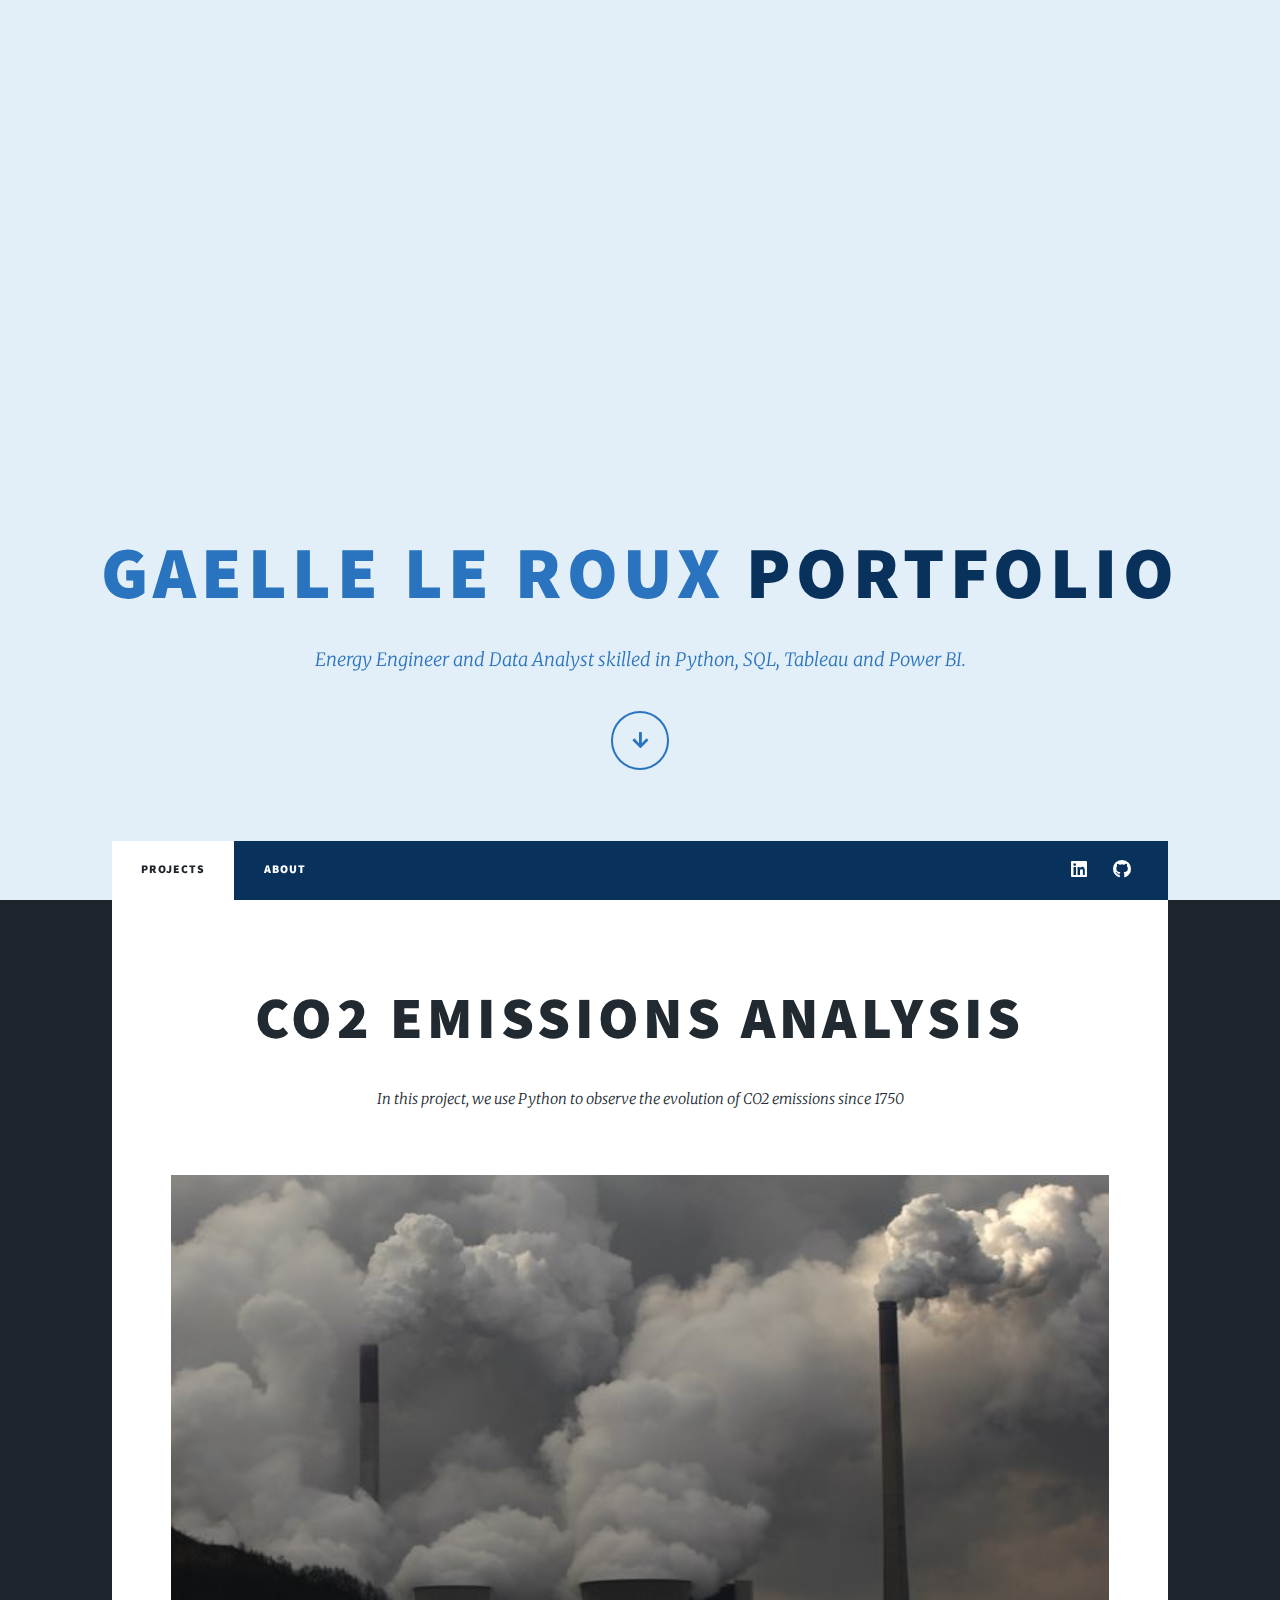
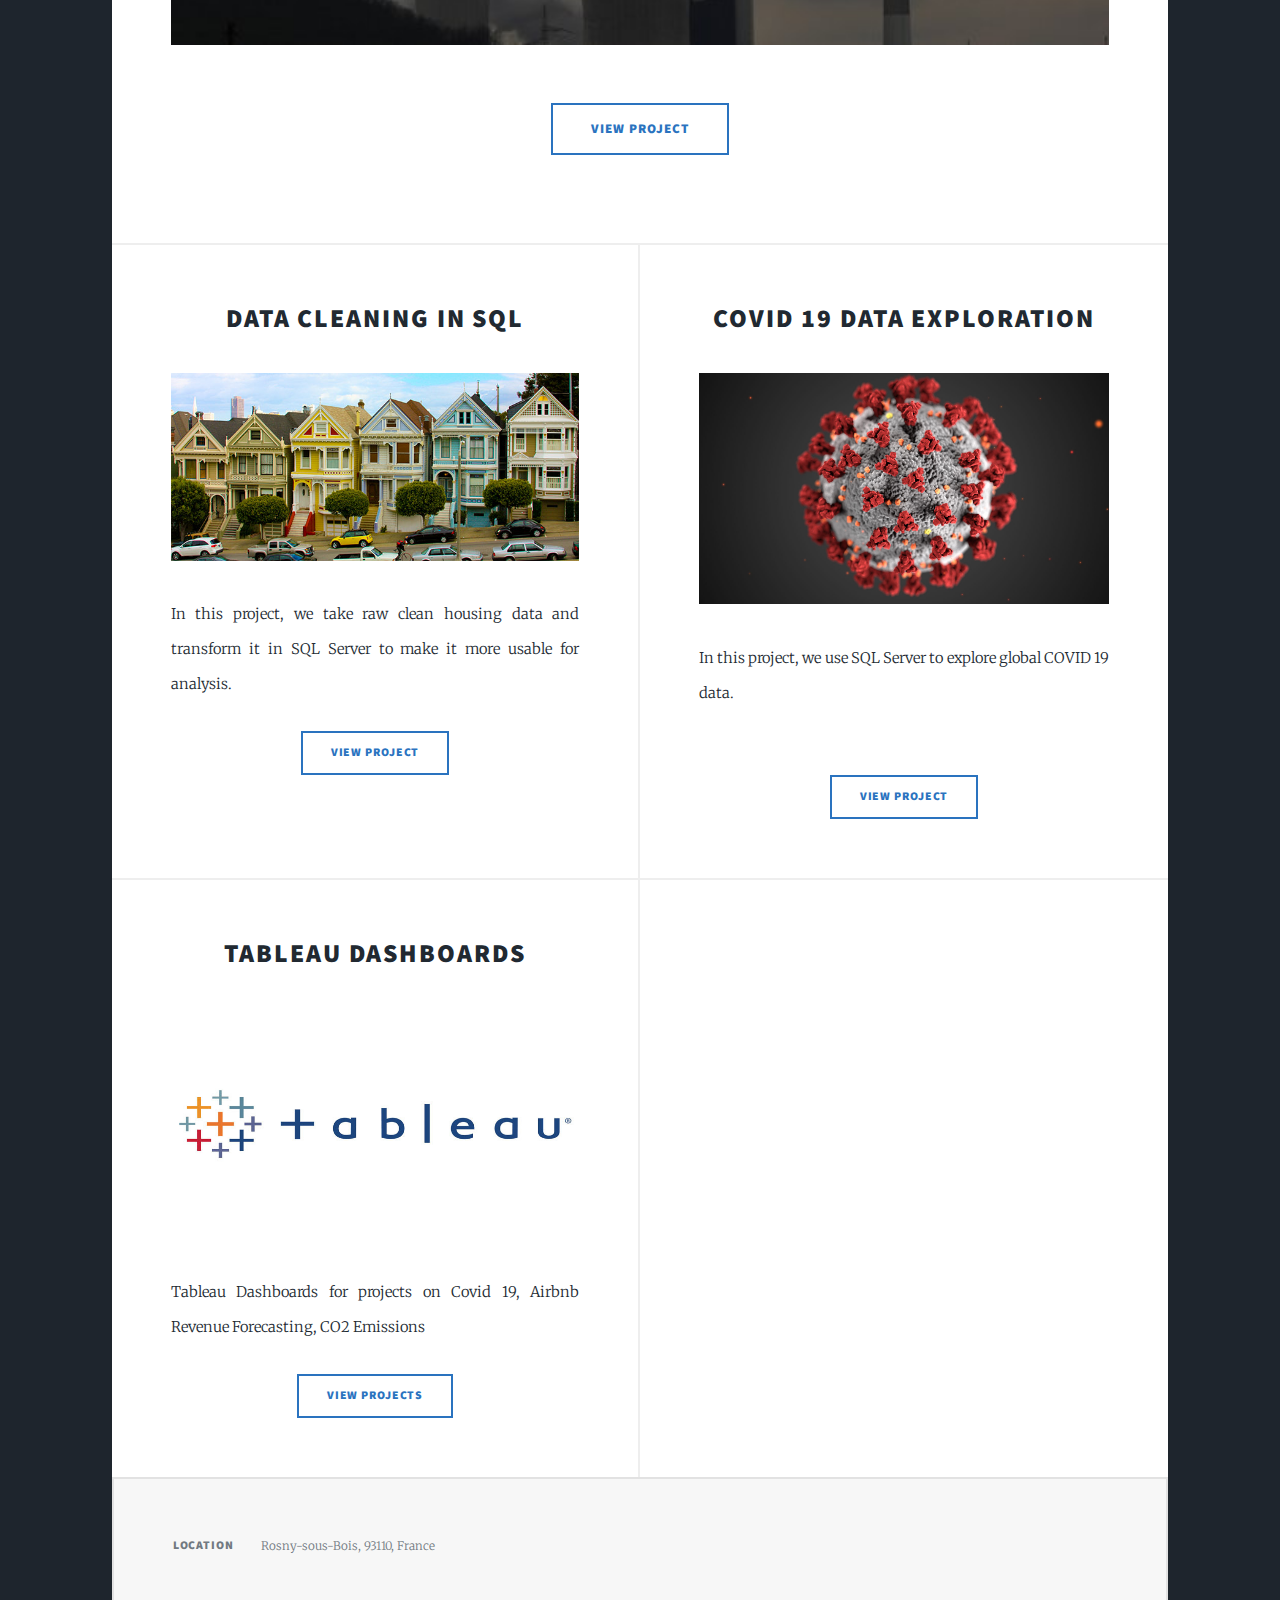
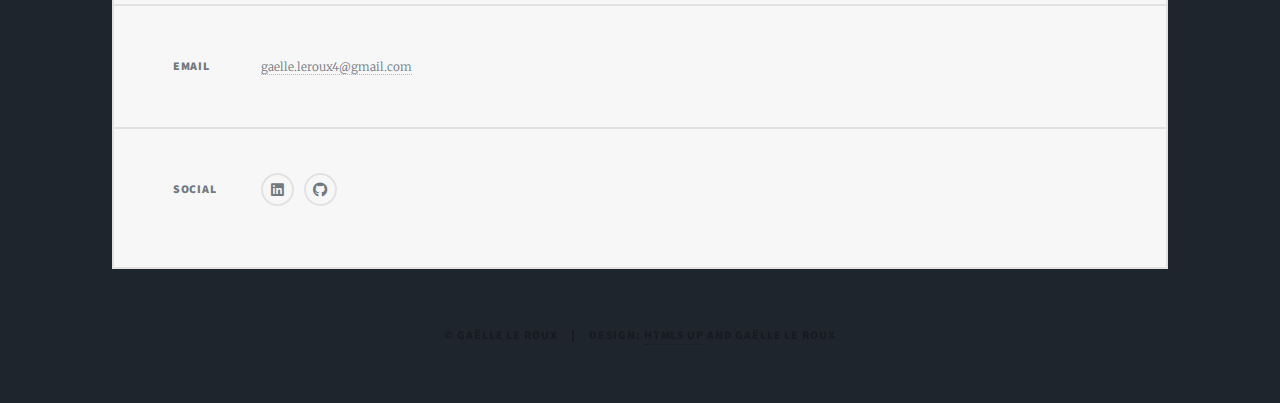
<file: index.html>
<!DOCTYPE HTML>
<!--
	Initial template by HTML5 UP, "Massively" - html5up.net | @ajlkn
	Updated by Gaëlle Le Roux
-->
<html lang="en">
	<head>
		<title>Gaelle Le Roux Portfolio</title>
		<meta charset="utf-8" />
		<meta name="viewport" content="width=device-width, initial-scale=1, user-scalable=no" />
		<link rel="stylesheet" href="assets/css/main.css" />
		<noscript><link rel="stylesheet" href="assets/css/noscript.css" /></noscript>
	</head>
	<body class="is-preload">

		<!-- Wrapper -->
			<div id="wrapper" class="fade-in">

				<!-- Intro -->
					<div id="intro">
						<h1>Gaelle Le Roux <span>Portfolio</span></h1>
						<p>Energy Engineer and Data Analyst skilled in Python, SQL, Tableau and Power BI.</p>
						<ul class="actions">
							<li><a href="#header" class="button icon solid solo fa-arrow-down scrolly">Continue</a></li>
						</ul>
					</div>

				<!-- Header -->
					<header id="header">
						<a href="index.html" class="logo">Gaëlle Le Roux</a>
					</header>

				<!-- Nav -->
					<nav id="nav">
						<ul class="links">
							<li class="active"><a href="index.html">Projects</a></li>
							<li><a href="about.html">About</a></li>
						</ul>
						<ul class="icons">
							<li><a href="https://www.linkedin.com/in/gaelle-le-roux-6984751b7" class="icon brands alt fa-linkedin"><span class="label">LinkedIn</span></a></li>
							<li><a href="https://github.com/gaelle-lrx" class="icon brands alt fa-github"><span class="label">GitHub</span></a></li>
						</ul>
					</nav>

				<!-- Main -->
					<div id="main">

						<!-- Featured Post -->
							<article class="post featured">
								<header class="major">
									<h2>CO2 emissions analysis</h2>
									<p>In this project, we use Python to observe the evolution of CO2 emissions since 1750</p>
								</header>
								<a href="https://github.com/gaelle-lrx/DataAnalyst_PortfolioProjects/blob/main/CO2_emissions_analysis_Portfolio_Project_Jupyter.ipynb" class="image main"><img src="images/co2.jpg" alt="" /></a>
								<ul class="actions special">
									<li><a href="https://github.com/gaelle-lrx/DataAnalyst_PortfolioProjects/blob/main/CO2_emissions_analysis_Portfolio_Project_Jupyter.ipynb" class="button large">View Project</a></li>
								</ul>
							</article>

						<!-- Posts -->
							<section class="posts">
								<article>
									<header>
										<h2>Data Cleaning in SQL</h2>
									</header>
									<a href="https://github.com/gaelle-lrx/DataAnalyst_PortfolioProjects/blob/main/Data%20Cleaning%20Portfolio%20Project%20SQL%20script.sql" class="image fit"><img src="images\housing.jpg" alt="" /></a>
									<p>In this project, we take raw clean housing data and transform it in SQL Server to make it more usable for analysis.</p>
									<ul class="actions special">
										<li><a href="https://github.com/gaelle-lrx/DataAnalyst_PortfolioProjects/blob/main/Data%20Cleaning%20Portfolio%20Project%20SQL%20script.sql" class="button">View Project</a></li>
									</ul>
								</article>
								<article>
									<header>
										<h2>Covid 19 Data Exploration</h2>
									</header>
									<a href="https://github.com/gaelle-lrx/DataAnalyst_PortfolioProjects/blob/main/COVID%20Portfolio%20Project%20SQL%20script.sql" class="image fit"><img src="images\covid.jpg" alt="" /></a>
									<p>In this project, we use SQL Server to explore global COVID 19 data.<br> <br> </p>
									<ul class="actions special">
										<li><a href="https://github.com/gaelle-lrx/DataAnalyst_PortfolioProjects/blob/main/COVID%20Portfolio%20Project%20SQL%20script.sql" class="button">View Project</a></li>
									</ul>
								</article>
								<article>
									<header>
										<h2>Tableau Dashboards</h2>
									</header>
									<a href="https://public.tableau.com/app/profile/ga.lle.le.roux/vizzes" class="image fit"><img src="images\tableau.jpg" alt="" /></a>
									<p>Tableau Dashboards for projects on Covid 19, Airbnb Revenue Forecasting, CO2 Emissions</p>
									<ul class="actions special">
										<li><a href="https://public.tableau.com/app/profile/ga.lle.le.roux/vizzes" class="button">View Projects</a></li>
									</ul>
								</article>
							</section>
					</div>

				<!-- Footer -->
					<footer id="footer">
						<section class="split contact">
							<section class="alt">
								<h3>Location</h3>
								<p>Rosny-sous-Bois, 93110, France</p>
							</section>
							<section>
								<h3>Email</h3>
								<p><a href=mailto:gaelle.leroux4@gmail.com subject="HTML link">gaelle.leroux4@gmail.com</a></p>
							</section>
							<section>
								<h3>Social</h3>
								<ul class="icons alt">
									<li><a href="https://www.linkedin.com/in/gaelle-le-roux-6984751b7" class="icon brands alt fa-linkedin"><span class="label">LinkedIn</span></a></li>
									<li><a href="https://github.com/gaelle-lrx" class="icon brands alt fa-github"><span class="label">GitHub</span></a></li>
								</ul>
							</section>
						</section>
					</footer>

				<!-- Copyright -->
					<div id="copyright">
						<ul><li>&copy; Gaëlle Le Roux</li><li>Design: <a href="https://html5up.net">HTML5 UP</a> and Gaëlle Le Roux</li></ul>
					</div>

			</div>

		<!-- Scripts -->
			<script src="assets/js/jquery.min.js"></script>
			<script src="assets/js/jquery.scrollex.min.js"></script>
			<script src="assets/js/jquery.scrolly.min.js"></script>
			<script src="assets/js/browser.min.js"></script>
			<script src="assets/js/breakpoints.min.js"></script>
			<script src="assets/js/util.js"></script>
			<script src="assets/js/main.js"></script>

	</body>
</html>
</file>
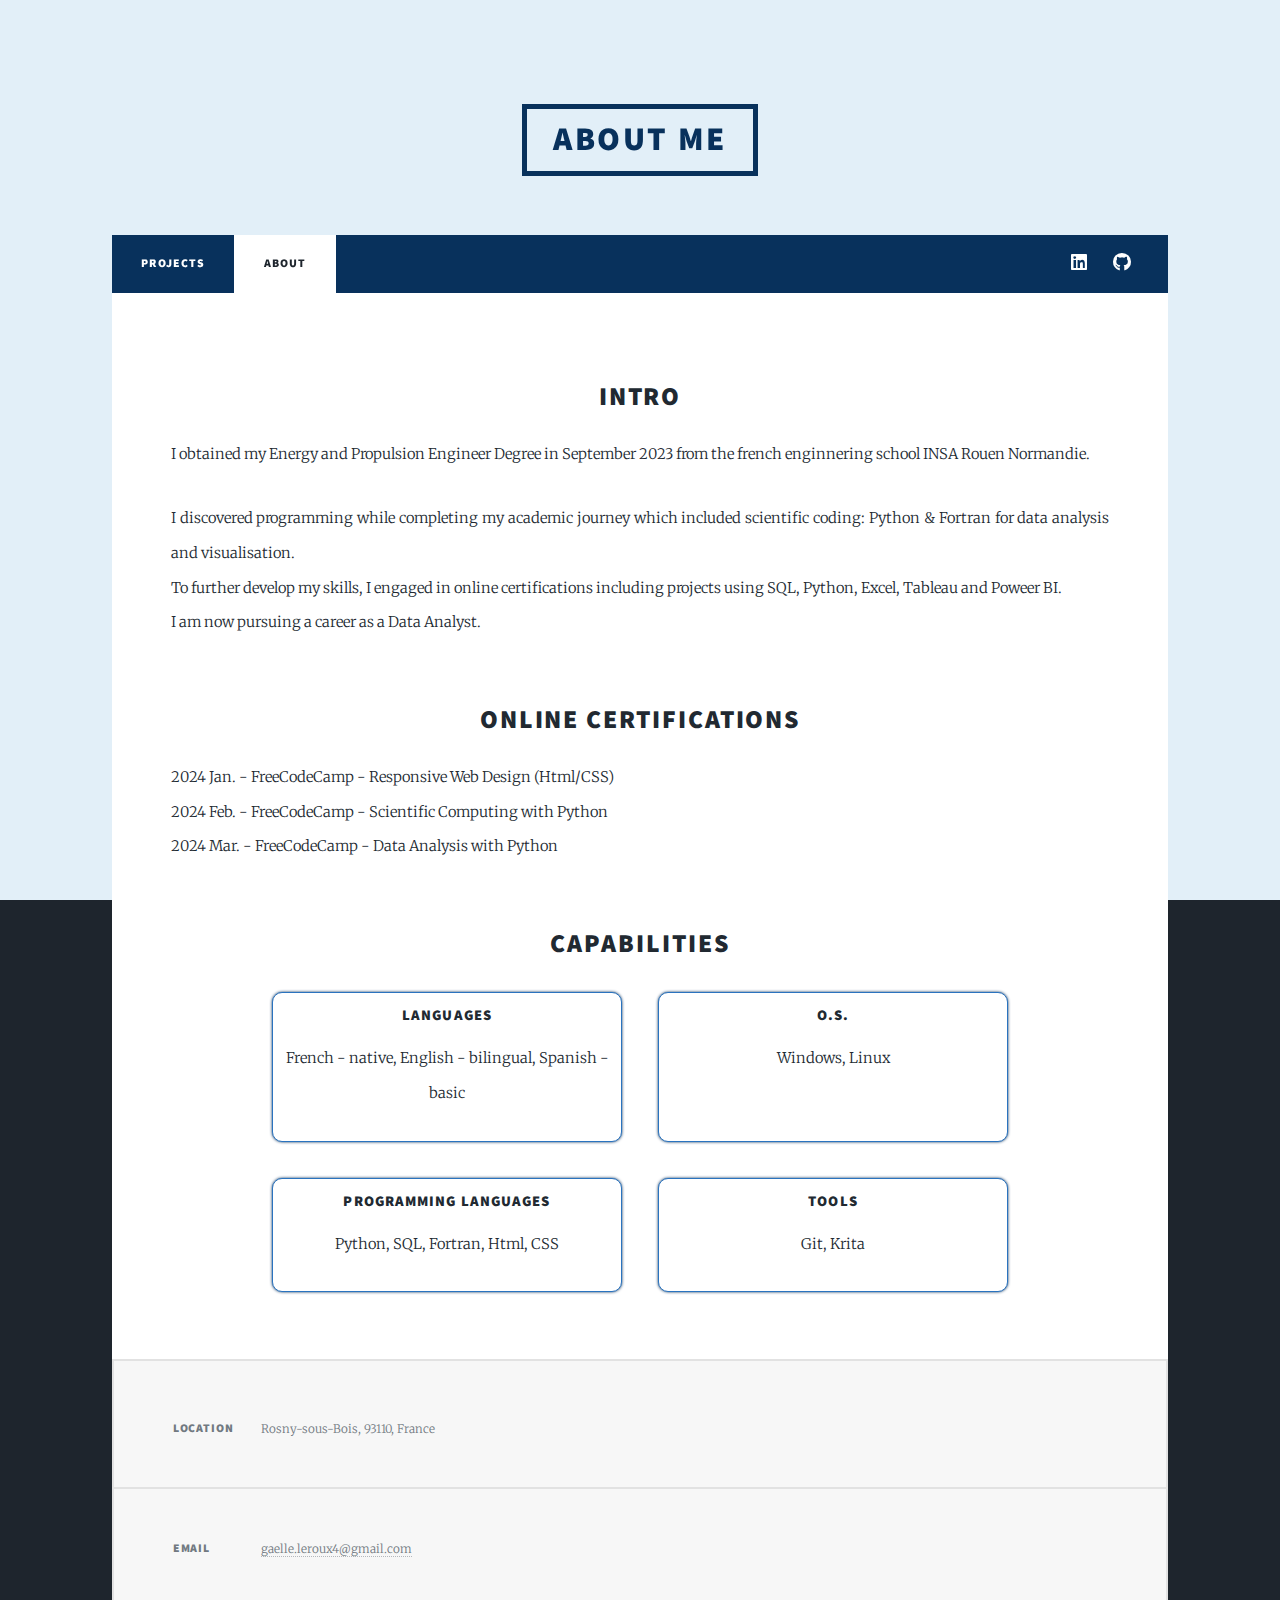
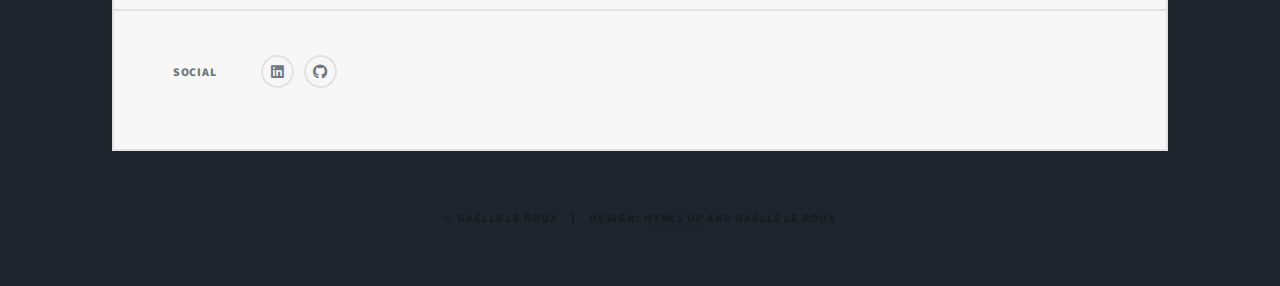
<file: about.html>
<!DOCTYPE HTML>
<!--
	Massively by HTML5 UP
	html5up.net | @ajlkn
	Free for personal and commercial use under the CCA 3.0 license (html5up.net/license)
-->
<html>
	<head>
		<title>About me Page - Gaelle Le Roux Portfolio</title>
		<meta charset="utf-8" />
		<meta name="viewport" content="width=device-width, initial-scale=1, user-scalable=no" />
		<link rel="stylesheet" href="assets/css/main.css" />
		<noscript><link rel="stylesheet" href="assets/css/noscript.css" /></noscript>
	</head>
	<body class="is-preload">

		<!-- Wrapper -->
			<div id="wrapper">

				<!-- Header -->
					<header id="header">
						<a href="index.html" class="logo">About Me</a>
					</header>

				<!-- Nav -->
				<nav id="nav">
					<ul class="links">
						<li><a href="index.html">Projects</a></li>
						<li class="active"><a href="about.html">About</a></li>
					</ul>
					<ul class="icons">
						<li><a href="https://linkedin.com/in/gaëlle-le-roux-6984751b7" class="icon brands alt fa-linkedin"><span class="label">LinkedIn</span></a></li>
						<li><a href="https://github.com/gaelle-lrx" class="icon brands alt fa-github"><span class="label">GitHub</span></a></li>
					</ul>
				</nav>

				<!-- Main -->
				<div id="main">

					<!-- Featured Post -->
						<article class="post featured">
							<article>
								<header>
									<h2>Intro</h2>
								</header>
								<p>I obtained my Energy and Propulsion Engineer Degree in September 2023 from the french enginnering school INSA Rouen Normandie.</p>
								<p>I discovered programming while completing my academic journey which included scientific coding: Python & Fortran for data analysis and visualisation.<br>To further develop my skills, I engaged in online certifications including projects using SQL, Python, Excel, Tableau and Poweer BI.<br>I am now pursuing a career as a Data Analyst.<br> <br></p>
							</article>
							<article>
								<header>
									<h2>Online Certifications</h2>
								</header>
								<p>2024 Jan. - FreeCodeCamp - Responsive Web Design (Html/CSS)<br>2024 Feb. - FreeCodeCamp - Scientific Computing with Python<br>2024 Mar. - FreeCodeCamp - Data Analysis with Python<br> <br></p>
							</article>
							<article>
							<section id="capabilities">
								<header>
									<h2>Capabilities</h2>
								</header>
								<div class="skills-box">
								<div>
									<h4>Languages</h4>
                					<p>French - native, English - bilingual, Spanish - basic</p>
            					</div>
            					<div>
                					<h4>O.S.</h4>
             					    <p>Windows, Linux</p>
            					</div>
            					<div>
                					<h4>Programming Languages</h4>
                					<p>Python, SQL, Fortran, Html, CSS</p>
                					<!--To complete and Update-->
           						</div>
            					<!--<div>
                					<h4>Libraries & Frameworks</h4>
                					<p>Cantera</p>
                					To complete and Update with upcoming libraries
            					</div>-->
            					<div>
                					<h4>Tools</h4>
                					<p>Git, Krita </p>
								</div>
								</div>
							</section>
							</article>

				</div>

				<!-- Footer -->
				<footer id="footer">
					<section class="split contact">
						<section class="alt">
							<h3>Location</h3>
							<p>Rosny-sous-Bois, 93110, France</p>
						</section>
						<section>
							<h3>Email</h3>
							<p><a href=mailto:gaelle.leroux4@gmail.com subject="HTML link">gaelle.leroux4@gmail.com</a></p>
						</section>
						<section>
							<h3>Social</h3>
							<ul class="icons alt">
								<li><a href="https://linkedin.com/in/gaëlle-le-roux-6984751b7" class="icon brands alt fa-linkedin"><span class="label">LinkedIn</span></a></li>
								<li><a href="https://github.com/gaelle-lrx" class="icon brands alt fa-github"><span class="label">GitHub</span></a></li>
							</ul>
						</section>
					</section>
				</footer>

			<!-- Copyright -->
				<div id="copyright">
					<ul><li>&copy; Gaëlle Le Roux</li><li>Design: <a href="https://html5up.net">HTML5 UP</a> and Gaëlle Le Roux</li></ul>
				</div>

			</div>

		<!-- Scripts -->
			<script src="assets/js/jquery.min.js"></script>
			<script src="assets/js/jquery.scrollex.min.js"></script>
			<script src="assets/js/jquery.scrolly.min.js"></script>
			<script src="assets/js/browser.min.js"></script>
			<script src="assets/js/breakpoints.min.js"></script>
			<script src="assets/js/util.js"></script>
			<script src="assets/js/main.js"></script>

	</body>
</html>
</file>
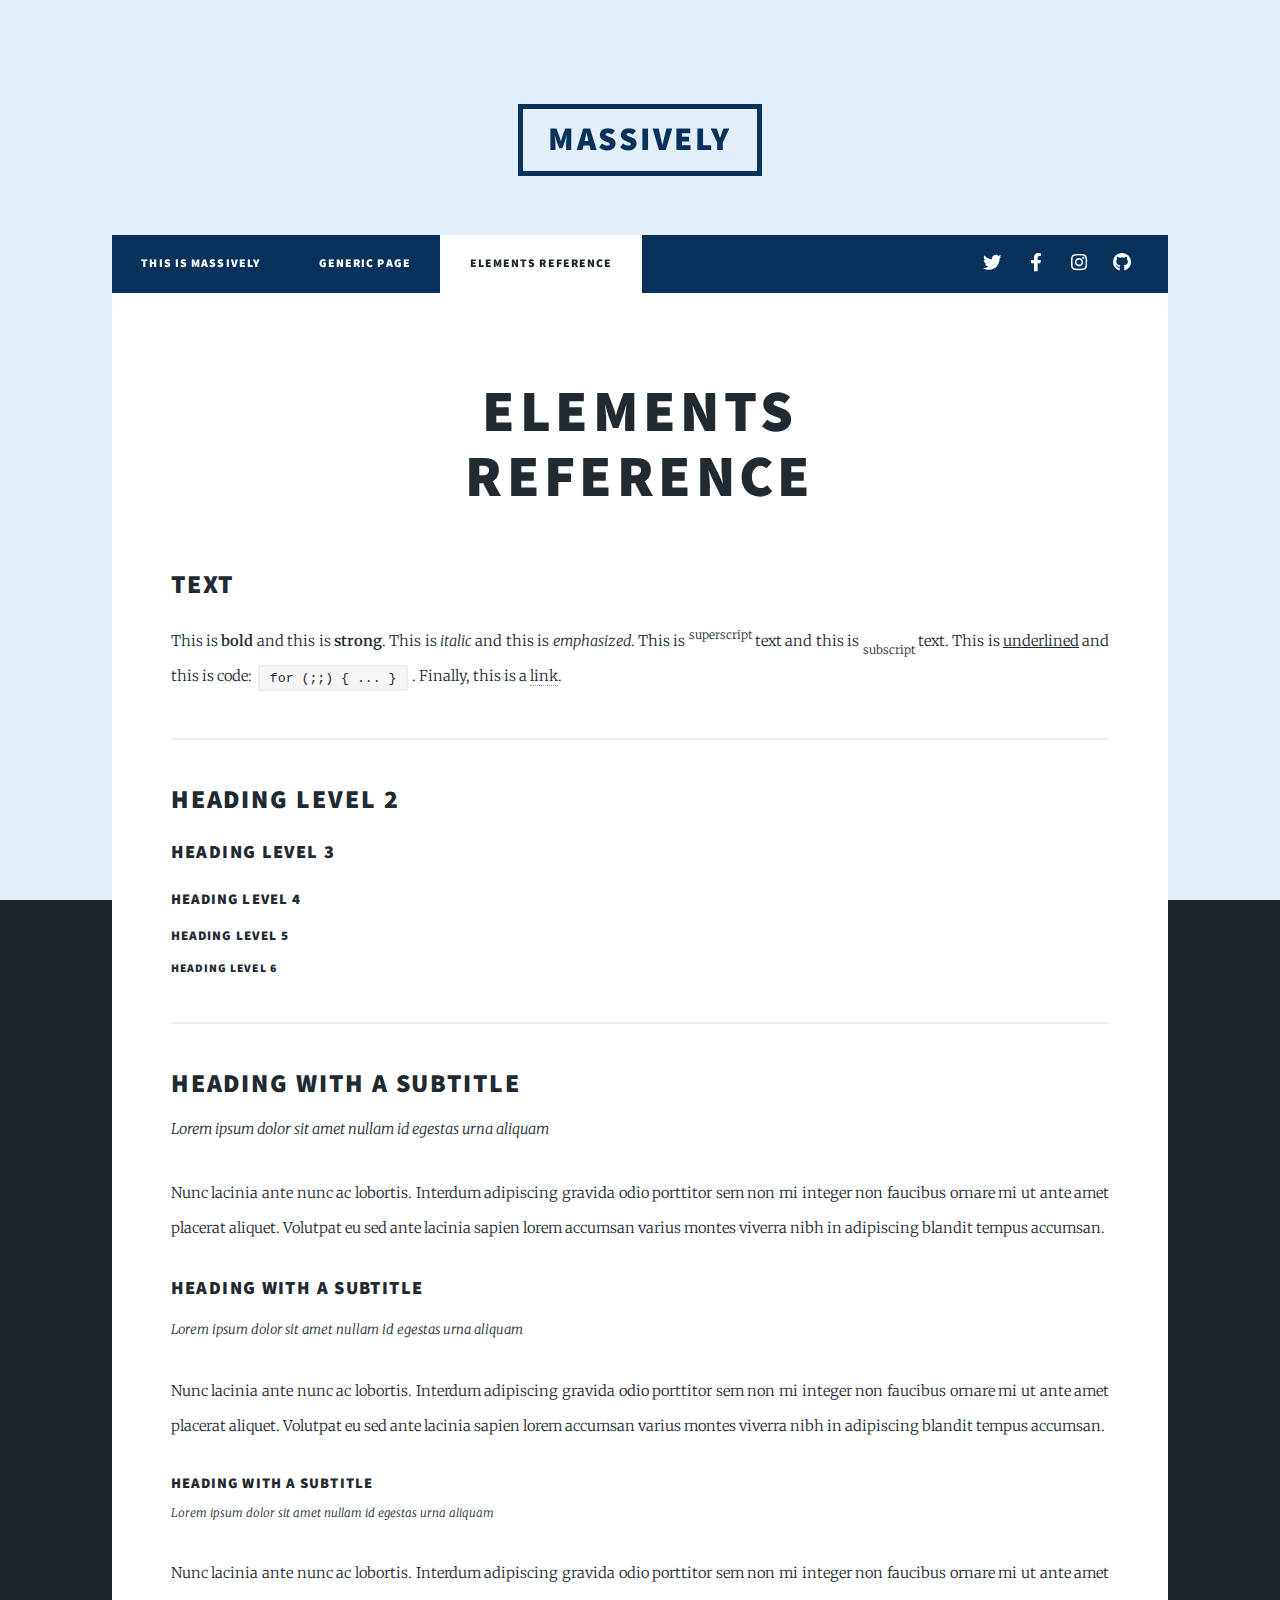
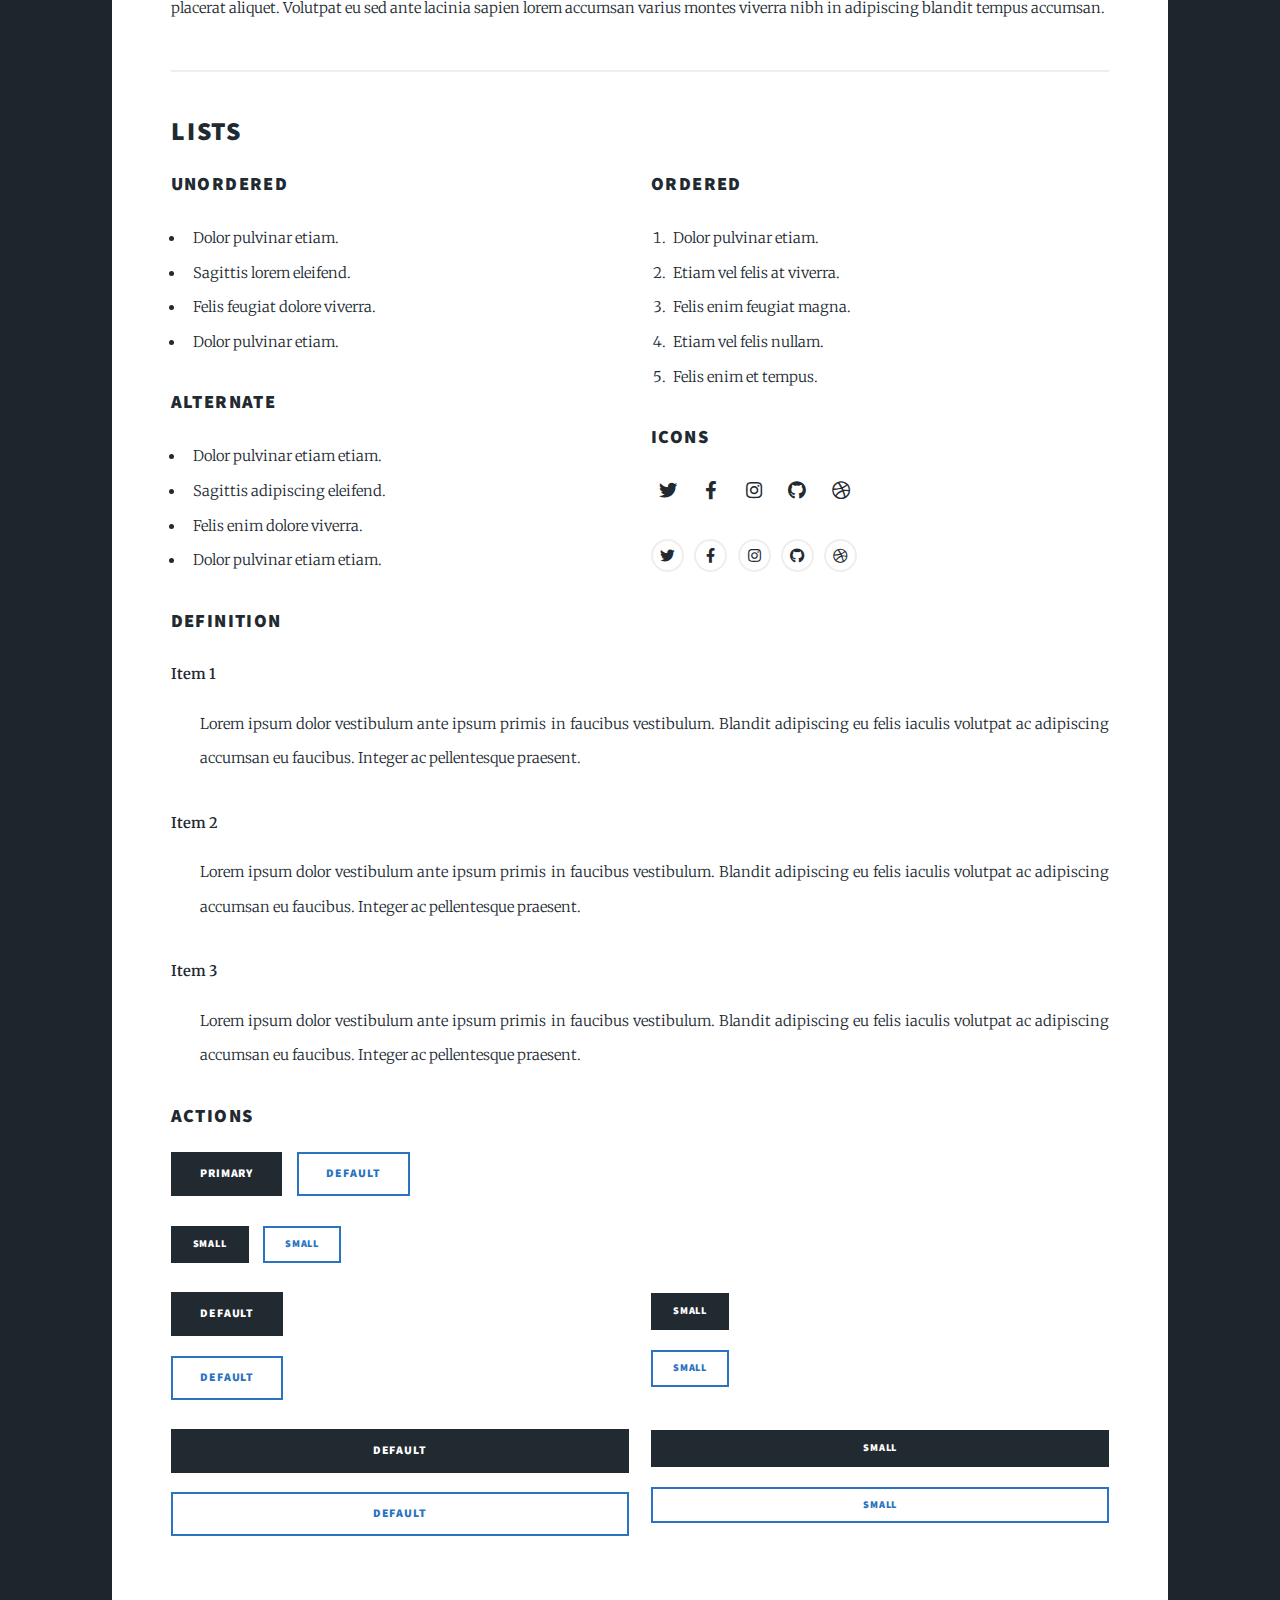
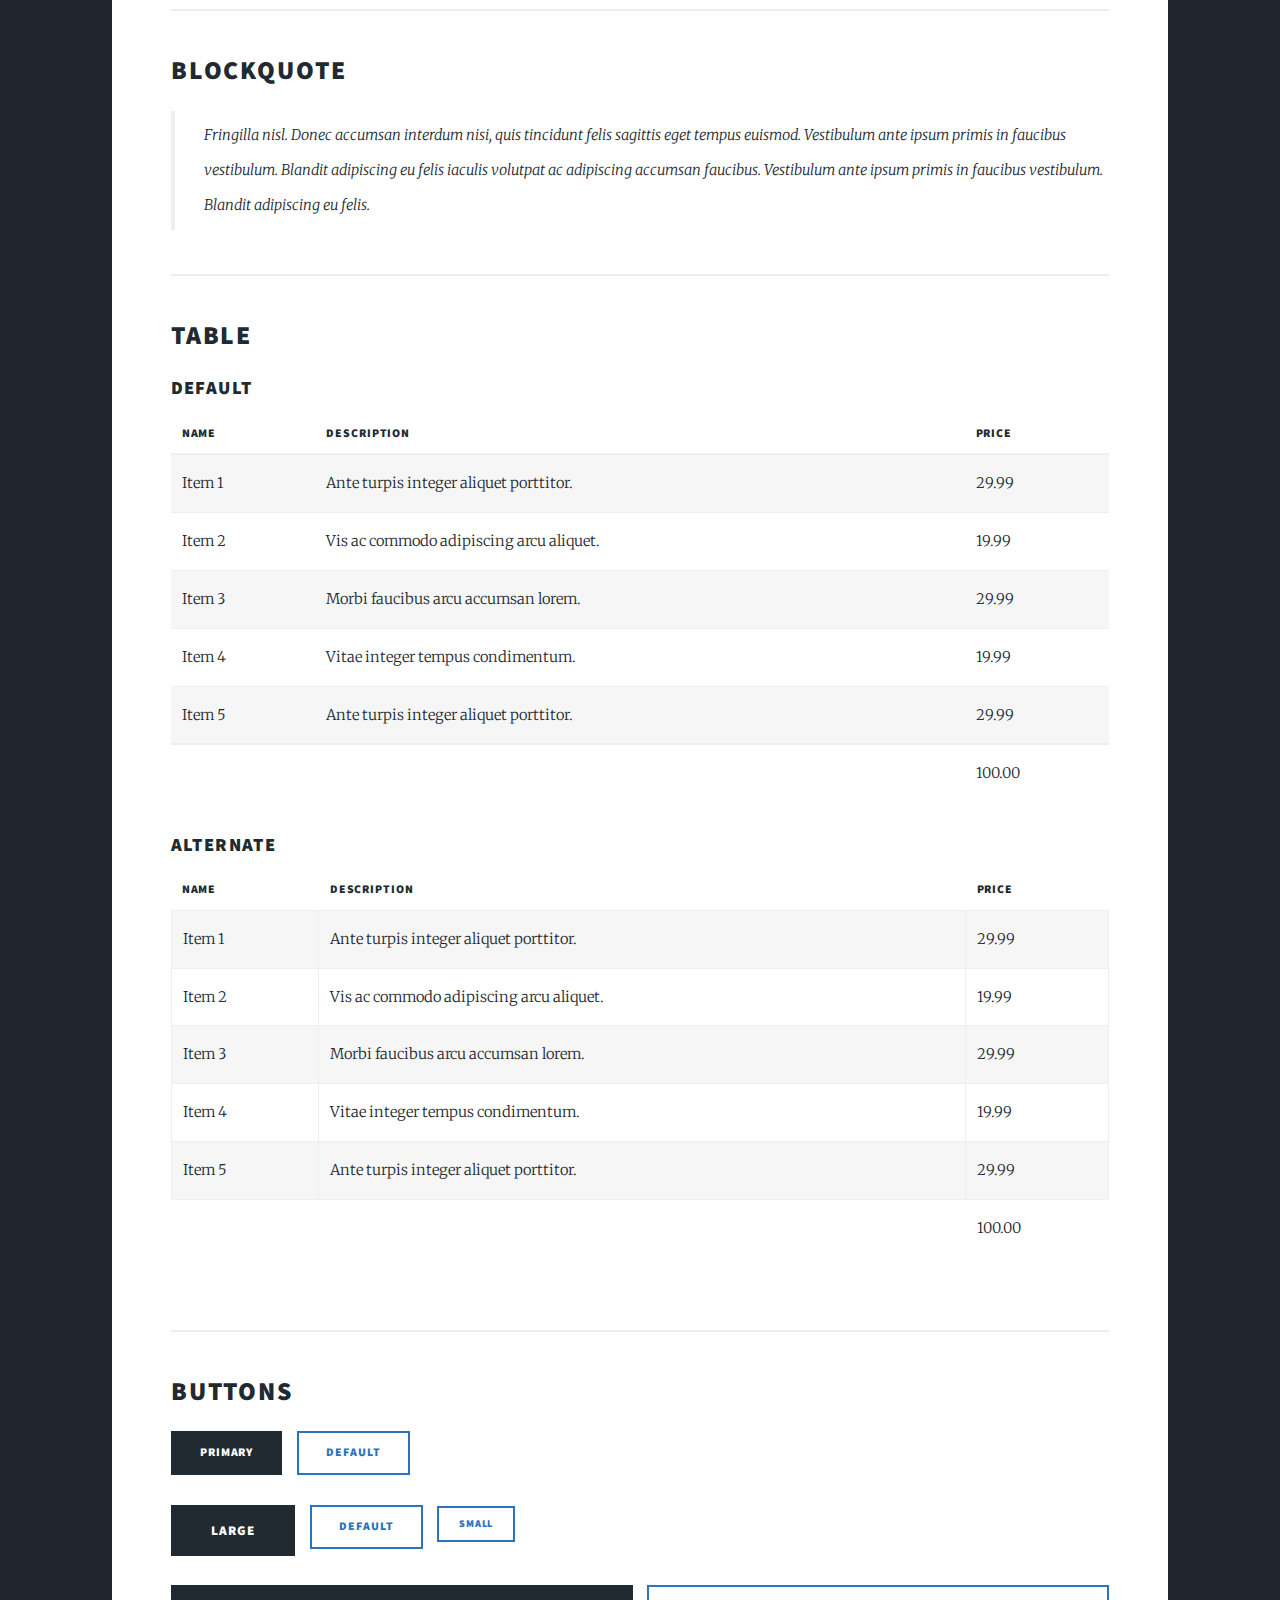
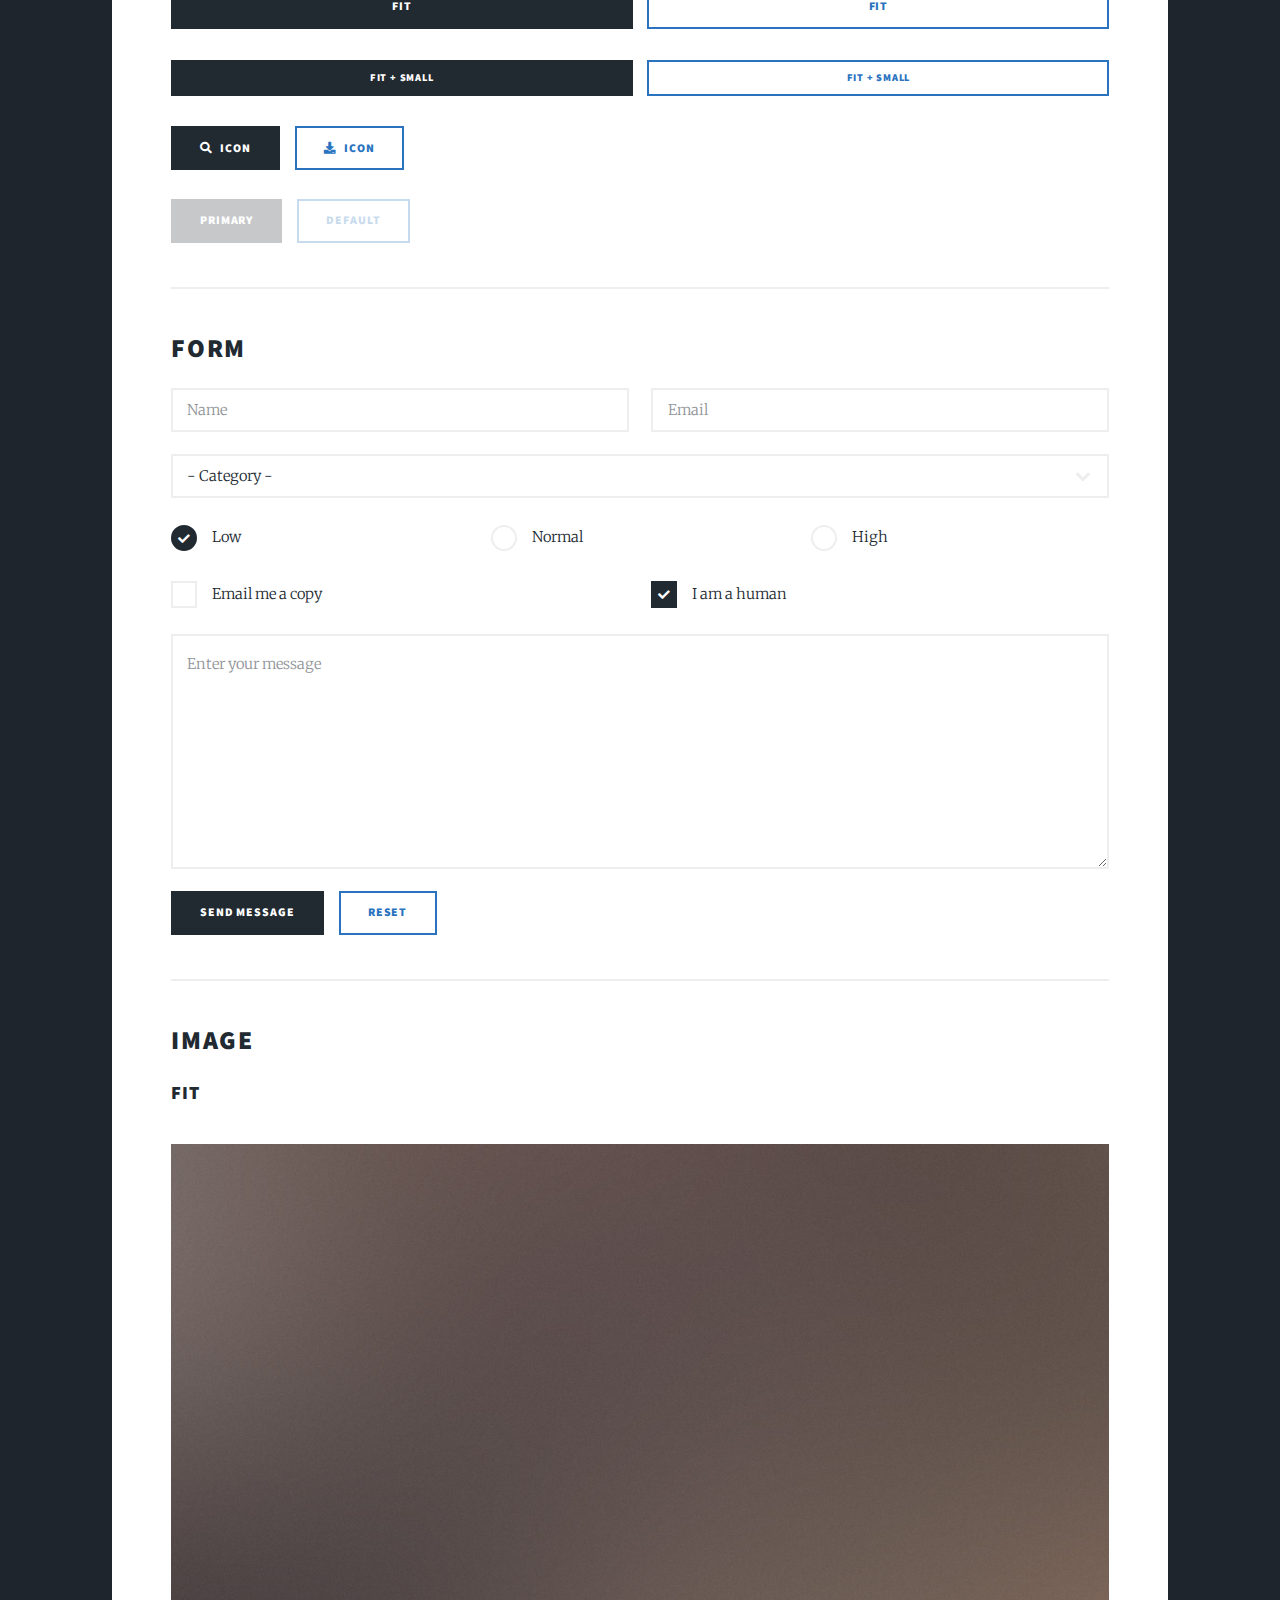
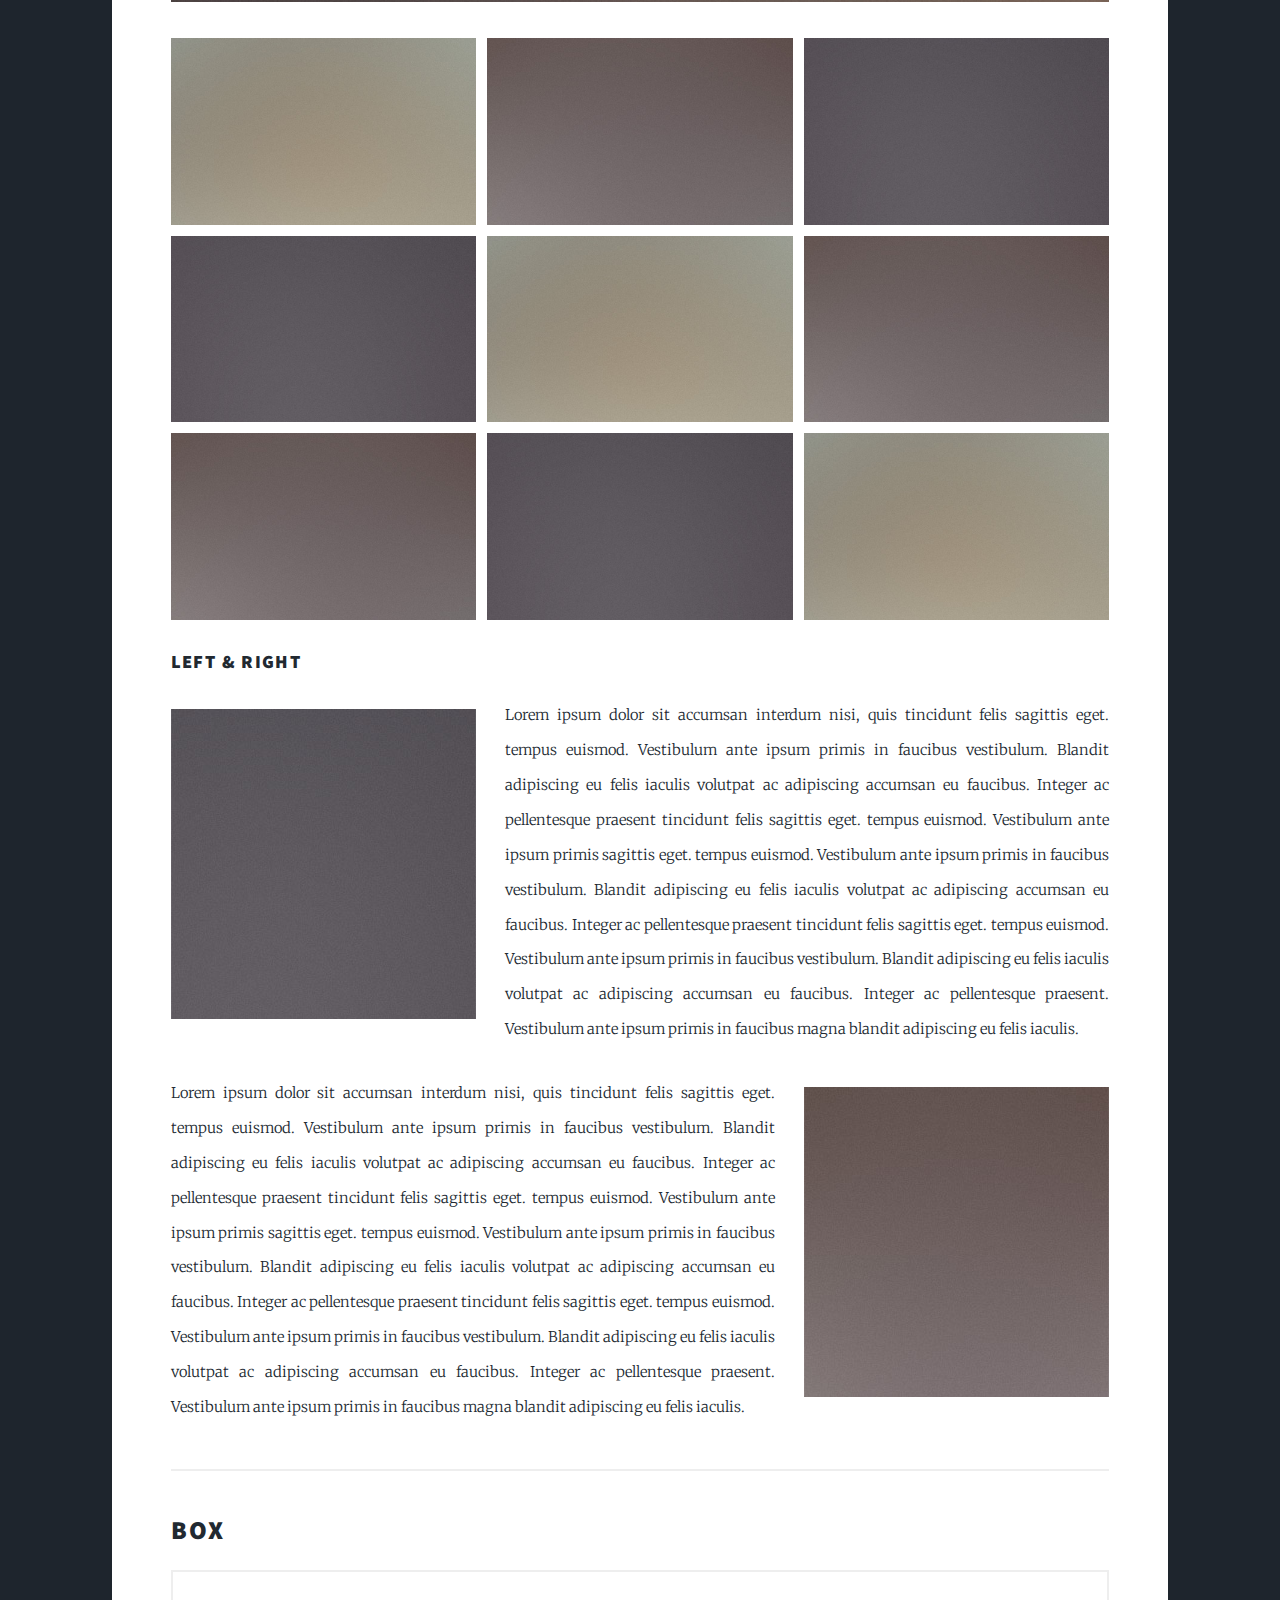
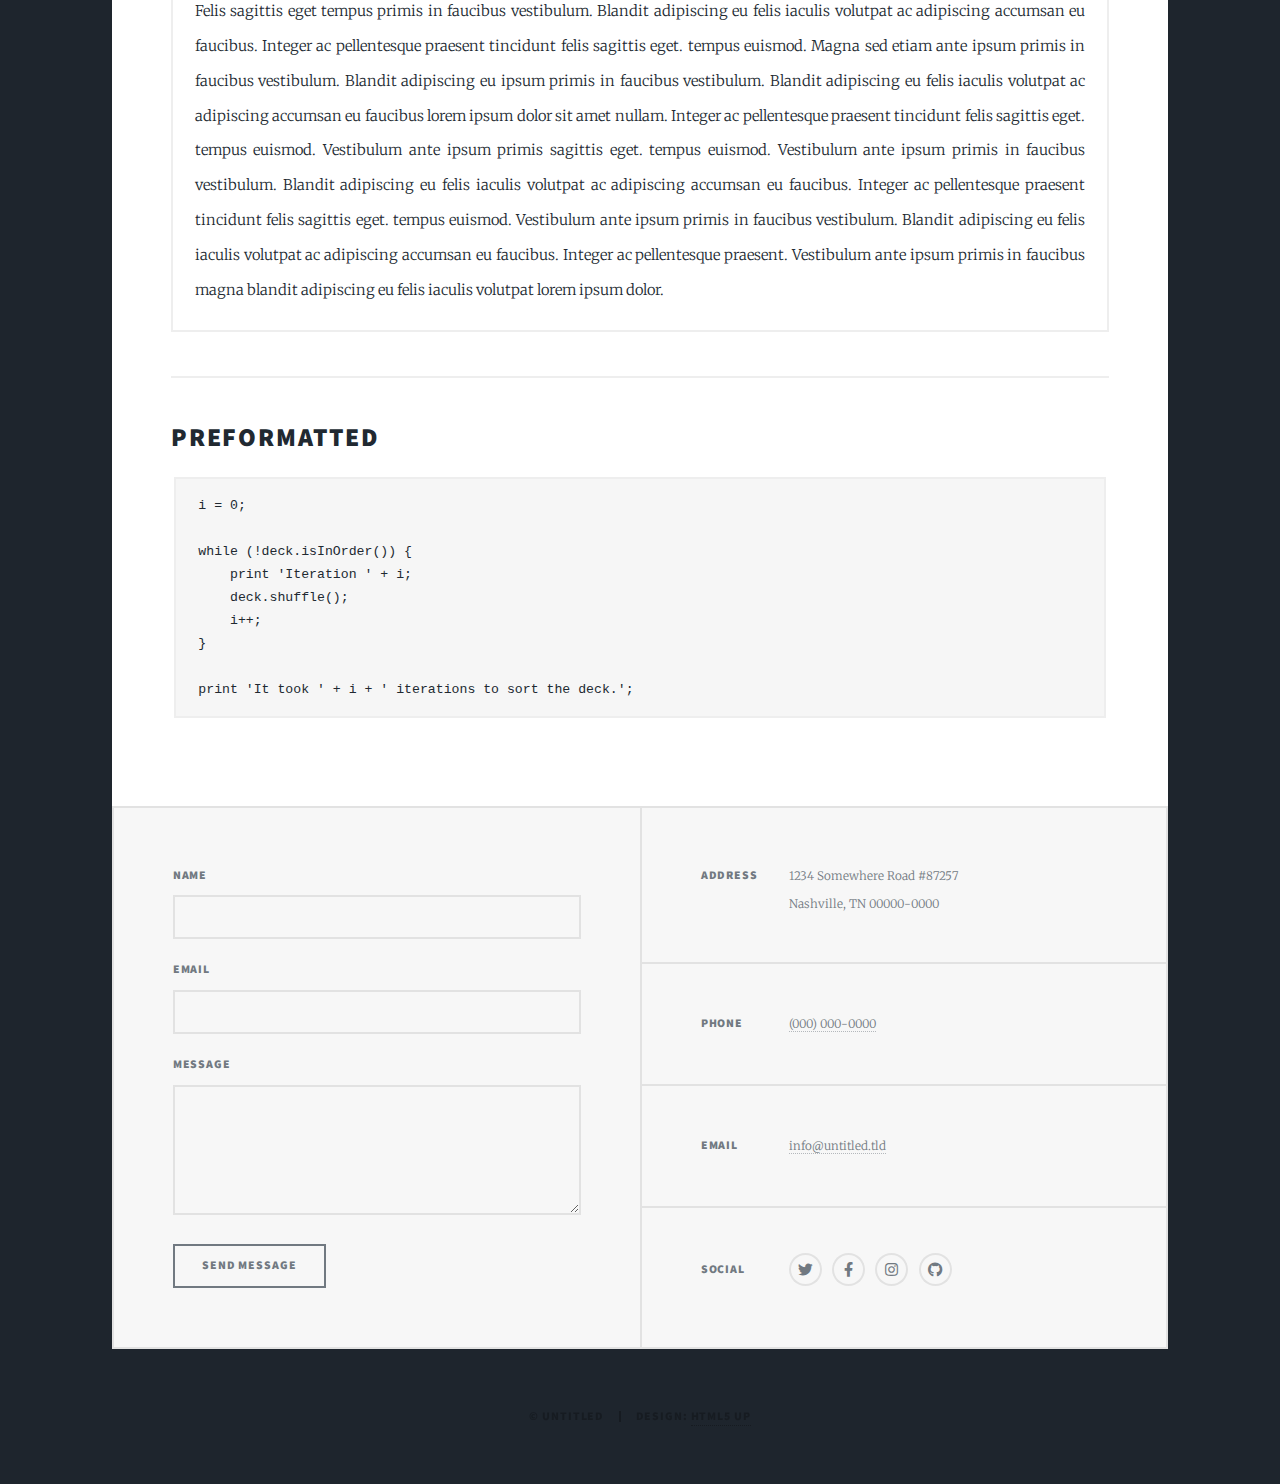
<file: elements.html>
<!DOCTYPE HTML>
<!--
	Massively by HTML5 UP
	html5up.net | @ajlkn
	Free for personal and commercial use under the CCA 3.0 license (html5up.net/license)
-->
<html>
	<head>
		<title>Elements Reference - Massively by HTML5 UP</title>
		<meta charset="utf-8" />
		<meta name="viewport" content="width=device-width, initial-scale=1, user-scalable=no" />
		<link rel="stylesheet" href="assets/css/main.css" />
		<noscript><link rel="stylesheet" href="assets/css/noscript.css" /></noscript>
	</head>
	<body class="is-preload">

		<!-- Wrapper -->
			<div id="wrapper">

				<!-- Header -->
					<header id="header">
						<a href="index.html" class="logo">Massively</a>
					</header>

				<!-- Nav -->
					<nav id="nav">
						<ul class="links">
							<li><a href="index.html">This is Massively</a></li>
							<li><a href="generic.html">Generic Page</a></li>
							<li class="active"><a href="elements.html">Elements Reference</a></li>
						</ul>
						<ul class="icons">
							<li><a href="#" class="icon brands fa-twitter"><span class="label">Twitter</span></a></li>
							<li><a href="#" class="icon brands fa-facebook-f"><span class="label">Facebook</span></a></li>
							<li><a href="#" class="icon brands fa-instagram"><span class="label">Instagram</span></a></li>
							<li><a href="#" class="icon brands fa-github"><span class="label">GitHub</span></a></li>
						</ul>
					</nav>

				<!-- Main -->
					<div id="main">

						<!-- Post -->
							<section class="post">
								<header class="major">
									<h1>Elements<br />
									Reference</h1>
								</header>

								<!-- Text stuff -->
									<h2>Text</h2>
									<p>This is <b>bold</b> and this is <strong>strong</strong>. This is <i>italic</i> and this is <em>emphasized</em>.
									This is <sup>superscript</sup> text and this is <sub>subscript</sub> text.
									This is <u>underlined</u> and this is code: <code>for (;;) { ... }</code>.
									Finally, this is a <a href="#">link</a>.</p>
									<hr />
									<h2>Heading Level 2</h2>
									<h3>Heading Level 3</h3>
									<h4>Heading Level 4</h4>
									<h5>Heading Level 5</h5>
									<h6>Heading Level 6</h6>
									<hr />
									<header>
										<h2>Heading with a Subtitle</h2>
										<p>Lorem ipsum dolor sit amet nullam id egestas urna aliquam</p>
									</header>
									<p>Nunc lacinia ante nunc ac lobortis. Interdum adipiscing gravida odio porttitor sem non mi integer non faucibus ornare mi ut ante amet placerat aliquet. Volutpat eu sed ante lacinia sapien lorem accumsan varius montes viverra nibh in adipiscing blandit tempus accumsan.</p>
									<header>
										<h3>Heading with a Subtitle</h3>
										<p>Lorem ipsum dolor sit amet nullam id egestas urna aliquam</p>
									</header>
									<p>Nunc lacinia ante nunc ac lobortis. Interdum adipiscing gravida odio porttitor sem non mi integer non faucibus ornare mi ut ante amet placerat aliquet. Volutpat eu sed ante lacinia sapien lorem accumsan varius montes viverra nibh in adipiscing blandit tempus accumsan.</p>
									<header>
										<h4>Heading with a Subtitle</h4>
										<p>Lorem ipsum dolor sit amet nullam id egestas urna aliquam</p>
									</header>
									<p>Nunc lacinia ante nunc ac lobortis. Interdum adipiscing gravida odio porttitor sem non mi integer non faucibus ornare mi ut ante amet placerat aliquet. Volutpat eu sed ante lacinia sapien lorem accumsan varius montes viverra nibh in adipiscing blandit tempus accumsan.</p>

									<hr />

								<!-- Lists -->
									<h2>Lists</h2>
									<div class="row">
										<div class="col-6 col-12-small">

											<h3>Unordered</h3>
											<ul>
												<li>Dolor pulvinar etiam.</li>
												<li>Sagittis lorem eleifend.</li>
												<li>Felis feugiat dolore viverra.</li>
												<li>Dolor pulvinar etiam.</li>
											</ul>

											<h3>Alternate</h3>
											<ul class="alt">
												<li>Dolor pulvinar etiam etiam.</li>
												<li>Sagittis adipiscing eleifend.</li>
												<li>Felis enim dolore viverra.</li>
												<li>Dolor pulvinar etiam etiam.</li>
											</ul>

										</div>
										<div class="col-6 col-12-small">

											<h3>Ordered</h3>
											<ol>
												<li>Dolor pulvinar etiam.</li>
												<li>Etiam vel felis at viverra.</li>
												<li>Felis enim feugiat magna.</li>
												<li>Etiam vel felis nullam.</li>
												<li>Felis enim et tempus.</li>
											</ol>

											<h3>Icons</h3>
											<ul class="icons">
												<li><a href="#" class="icon brands fa-twitter"><span class="label">Twitter</span></a></li>
												<li><a href="#" class="icon brands fa-facebook-f"><span class="label">Facebook</span></a></li>
												<li><a href="#" class="icon brands fa-instagram"><span class="label">Instagram</span></a></li>
												<li><a href="#" class="icon brands fa-github"><span class="label">Github</span></a></li>
												<li><a href="#" class="icon brands fa-dribbble"><span class="label">Dribbble</span></a></li>
											</ul>
											<ul class="icons alt">
												<li><a href="#" class="icon brands alt fa-twitter"><span class="label">Twitter</span></a></li>
												<li><a href="#" class="icon brands alt fa-facebook-f"><span class="label">Facebook</span></a></li>
												<li><a href="#" class="icon brands alt fa-instagram"><span class="label">Instagram</span></a></li>
												<li><a href="#" class="icon brands alt fa-github"><span class="label">Github</span></a></li>
												<li><a href="#" class="icon brands alt fa-dribbble"><span class="label">Dribbble</span></a></li>
											</ul>

										</div>
									</div>
									<h3>Definition</h3>
									<dl>
										<dt>Item 1</dt>
										<dd>
											<p>Lorem ipsum dolor vestibulum ante ipsum primis in faucibus vestibulum. Blandit adipiscing eu felis iaculis volutpat ac adipiscing accumsan eu faucibus. Integer ac pellentesque praesent.</p>
										</dd>
										<dt>Item 2</dt>
										<dd>
											<p>Lorem ipsum dolor vestibulum ante ipsum primis in faucibus vestibulum. Blandit adipiscing eu felis iaculis volutpat ac adipiscing accumsan eu faucibus. Integer ac pellentesque praesent.</p>
										</dd>
										<dt>Item 3</dt>
										<dd>
											<p>Lorem ipsum dolor vestibulum ante ipsum primis in faucibus vestibulum. Blandit adipiscing eu felis iaculis volutpat ac adipiscing accumsan eu faucibus. Integer ac pellentesque praesent.</p>
										</dd>
									</dl>

									<h3>Actions</h3>
									<ul class="actions">
										<li><a href="#" class="button primary">Primary</a></li>
										<li><a href="#" class="button">Default</a></li>
									</ul>
									<ul class="actions small">
										<li><a href="#" class="button primary small">Small</a></li>
										<li><a href="#" class="button small">Small</a></li>
									</ul>
									<div class="row">
										<div class="col-6 col-12-small">
											<ul class="actions stacked">
												<li><a href="#" class="button primary">Default</a></li>
												<li><a href="#" class="button">Default</a></li>
											</ul>
										</div>
										<div class="col-6 col-12-small">
											<ul class="actions stacked">
												<li><a href="#" class="button primary small">Small</a></li>
												<li><a href="#" class="button small">Small</a></li>
											</ul>
										</div>
									</div>
									<div class="row">
										<div class="col-6 col-12-small">
											<ul class="actions stacked">
												<li><a href="#" class="button primary fit">Default</a></li>
												<li><a href="#" class="button fit">Default</a></li>
											</ul>
										</div>
										<div class="col-6 col-12-small">
											<ul class="actions stacked">
												<li><a href="#" class="button primary small fit">Small</a></li>
												<li><a href="#" class="button small fit">Small</a></li>
											</ul>
										</div>
									</div>

									<hr />

								<!-- Blockquote -->
									<h2>Blockquote</h2>
									<blockquote>Fringilla nisl. Donec accumsan interdum nisi, quis tincidunt felis sagittis eget tempus euismod. Vestibulum ante ipsum primis in faucibus vestibulum. Blandit adipiscing eu felis iaculis volutpat ac adipiscing accumsan faucibus. Vestibulum ante ipsum primis in faucibus vestibulum. Blandit adipiscing eu felis.</blockquote>

									<hr />

								<!-- Table -->
									<h2>Table</h2>

									<h3>Default</h3>
									<div class="table-wrapper">
										<table>
											<thead>
												<tr>
													<th>Name</th>
													<th>Description</th>
													<th>Price</th>
												</tr>
											</thead>
											<tbody>
												<tr>
													<td>Item 1</td>
													<td>Ante turpis integer aliquet porttitor.</td>
													<td>29.99</td>
												</tr>
												<tr>
													<td>Item 2</td>
													<td>Vis ac commodo adipiscing arcu aliquet.</td>
													<td>19.99</td>
												</tr>
												<tr>
													<td>Item 3</td>
													<td> Morbi faucibus arcu accumsan lorem.</td>
													<td>29.99</td>
												</tr>
												<tr>
													<td>Item 4</td>
													<td>Vitae integer tempus condimentum.</td>
													<td>19.99</td>
												</tr>
												<tr>
													<td>Item 5</td>
													<td>Ante turpis integer aliquet porttitor.</td>
													<td>29.99</td>
												</tr>
											</tbody>
											<tfoot>
												<tr>
													<td colspan="2"></td>
													<td>100.00</td>
												</tr>
											</tfoot>
										</table>
									</div>

									<h3>Alternate</h3>
									<div class="table-wrapper">
										<table class="alt">
											<thead>
												<tr>
													<th>Name</th>
													<th>Description</th>
													<th>Price</th>
												</tr>
											</thead>
											<tbody>
												<tr>
													<td>Item 1</td>
													<td>Ante turpis integer aliquet porttitor.</td>
													<td>29.99</td>
												</tr>
												<tr>
													<td>Item 2</td>
													<td>Vis ac commodo adipiscing arcu aliquet.</td>
													<td>19.99</td>
												</tr>
												<tr>
													<td>Item 3</td>
													<td> Morbi faucibus arcu accumsan lorem.</td>
													<td>29.99</td>
												</tr>
												<tr>
													<td>Item 4</td>
													<td>Vitae integer tempus condimentum.</td>
													<td>19.99</td>
												</tr>
												<tr>
													<td>Item 5</td>
													<td>Ante turpis integer aliquet porttitor.</td>
													<td>29.99</td>
												</tr>
											</tbody>
											<tfoot>
												<tr>
													<td colspan="2"></td>
													<td>100.00</td>
												</tr>
											</tfoot>
										</table>
									</div>

									<hr />

								<!-- Buttons -->
									<h2>Buttons</h2>
									<ul class="actions">
										<li><a href="#" class="button primary">Primary</a></li>
										<li><a href="#" class="button">Default</a></li>
									</ul>
									<ul class="actions">
										<li><a href="#" class="button primary large">Large</a></li>
										<li><a href="#" class="button">Default</a></li>
										<li><a href="#" class="button small">Small</a></li>
									</ul>
									<ul class="actions fit">
										<li><a href="#" class="button primary fit">Fit</a></li>
										<li><a href="#" class="button fit">Fit</a></li>
									</ul>
									<ul class="actions fit small">
										<li><a href="#" class="button primary fit small">Fit + Small</a></li>
										<li><a href="#" class="button fit small">Fit + Small</a></li>
									</ul>
									<ul class="actions">
										<li><a href="#" class="button primary icon solid fa-search">Icon</a></li>
										<li><a href="#" class="button icon solid fa-download">Icon</a></li>
									</ul>
									<ul class="actions">
										<li><span class="button primary disabled">Primary</span></li>
										<li><span class="button disabled">Default</span></li>
									</ul>

									<hr />

								<!-- Form -->
									<h2>Form</h2>

									<form method="post" action="#">
										<div class="row gtr-uniform">
											<div class="col-6 col-12-xsmall">
												<input type="text" name="demo-name" id="demo-name" value="" placeholder="Name" />
											</div>
											<div class="col-6 col-12-xsmall">
												<input type="email" name="demo-email" id="demo-email" value="" placeholder="Email" />
											</div>
											<!-- Break -->
											<div class="col-12">
												<select name="demo-category" id="demo-category">
													<option value="">- Category -</option>
													<option value="1">Manufacturing</option>
													<option value="1">Shipping</option>
													<option value="1">Administration</option>
													<option value="1">Human Resources</option>
												</select>
											</div>
											<!-- Break -->
											<div class="col-4 col-12-small">
												<input type="radio" id="demo-priority-low" name="demo-priority" checked>
												<label for="demo-priority-low">Low</label>
											</div>
											<div class="col-4 col-12-small">
												<input type="radio" id="demo-priority-normal" name="demo-priority">
												<label for="demo-priority-normal">Normal</label>
											</div>
											<div class="col-4 col-12-small">
												<input type="radio" id="demo-priority-high" name="demo-priority">
												<label for="demo-priority-high">High</label>
											</div>
											<!-- Break -->
											<div class="col-6 col-12-small">
												<input type="checkbox" id="demo-copy" name="demo-copy">
												<label for="demo-copy">Email me a copy</label>
											</div>
											<div class="col-6 col-12-small">
												<input type="checkbox" id="demo-human" name="demo-human" checked>
												<label for="demo-human">I am a human</label>
											</div>
											<!-- Break -->
											<div class="col-12">
												<textarea name="demo-message" id="demo-message" placeholder="Enter your message" rows="6"></textarea>
											</div>
											<!-- Break -->
											<div class="col-12">
												<ul class="actions">
													<li><input type="submit" value="Send Message" class="primary" /></li>
													<li><input type="reset" value="Reset" /></li>
												</ul>
											</div>
										</div>
									</form>

									<hr />

								<!-- Image -->
									<h2>Image</h2>

									<h3>Fit</h3>
									<span class="image fit"><img src="images/pic01.jpg" alt="" /></span>
									<div class="box alt">
										<div class="row gtr-50 gtr-uniform">
											<div class="col-4"><span class="image fit"><img src="images/pic02.jpg" alt="" /></span></div>
											<div class="col-4"><span class="image fit"><img src="images/pic03.jpg" alt="" /></span></div>
											<div class="col-4"><span class="image fit"><img src="images/pic04.jpg" alt="" /></span></div>
											<!-- Break -->
											<div class="col-4"><span class="image fit"><img src="images/pic04.jpg" alt="" /></span></div>
											<div class="col-4"><span class="image fit"><img src="images/pic02.jpg" alt="" /></span></div>
											<div class="col-4"><span class="image fit"><img src="images/pic03.jpg" alt="" /></span></div>
											<!-- Break -->
											<div class="col-4"><span class="image fit"><img src="images/pic03.jpg" alt="" /></span></div>
											<div class="col-4"><span class="image fit"><img src="images/pic04.jpg" alt="" /></span></div>
											<div class="col-4"><span class="image fit"><img src="images/pic02.jpg" alt="" /></span></div>
										</div>
									</div>

									<h3>Left &amp; Right</h3>
									<p><span class="image left"><img src="images/pic08.jpg" alt="" /></span>Lorem ipsum dolor sit accumsan interdum nisi, quis tincidunt felis sagittis eget. tempus euismod. Vestibulum ante ipsum primis in faucibus vestibulum. Blandit adipiscing eu felis iaculis volutpat ac adipiscing accumsan eu faucibus. Integer ac pellentesque praesent tincidunt felis sagittis eget. tempus euismod. Vestibulum ante ipsum primis sagittis eget. tempus euismod. Vestibulum ante ipsum primis in faucibus vestibulum. Blandit adipiscing eu felis iaculis volutpat ac adipiscing accumsan eu faucibus. Integer ac pellentesque praesent tincidunt felis sagittis eget. tempus euismod. Vestibulum ante ipsum primis in faucibus vestibulum. Blandit adipiscing eu felis iaculis volutpat ac adipiscing accumsan eu faucibus. Integer ac pellentesque praesent. Vestibulum ante ipsum primis in faucibus magna blandit adipiscing eu felis iaculis.</p>
									<p><span class="image right"><img src="images/pic09.jpg" alt="" /></span>Lorem ipsum dolor sit accumsan interdum nisi, quis tincidunt felis sagittis eget. tempus euismod. Vestibulum ante ipsum primis in faucibus vestibulum. Blandit adipiscing eu felis iaculis volutpat ac adipiscing accumsan eu faucibus. Integer ac pellentesque praesent tincidunt felis sagittis eget. tempus euismod. Vestibulum ante ipsum primis sagittis eget. tempus euismod. Vestibulum ante ipsum primis in faucibus vestibulum. Blandit adipiscing eu felis iaculis volutpat ac adipiscing accumsan eu faucibus. Integer ac pellentesque praesent tincidunt felis sagittis eget. tempus euismod. Vestibulum ante ipsum primis in faucibus vestibulum. Blandit adipiscing eu felis iaculis volutpat ac adipiscing accumsan eu faucibus. Integer ac pellentesque praesent. Vestibulum ante ipsum primis in faucibus magna blandit adipiscing eu felis iaculis.</p>

									<hr />

								<!-- Box -->
									<h2>Box</h2>
									<div class="box">
										<p>Felis sagittis eget tempus primis in faucibus vestibulum. Blandit adipiscing eu felis iaculis volutpat ac adipiscing accumsan eu faucibus. Integer ac pellentesque praesent tincidunt felis sagittis eget. tempus euismod. Magna sed etiam ante ipsum primis in faucibus vestibulum. Blandit adipiscing eu ipsum primis in faucibus vestibulum. Blandit adipiscing eu felis iaculis volutpat ac adipiscing accumsan eu faucibus lorem ipsum dolor sit amet nullam. Integer ac pellentesque praesent tincidunt felis sagittis eget. tempus euismod. Vestibulum ante ipsum primis sagittis eget. tempus euismod. Vestibulum ante ipsum primis in faucibus vestibulum. Blandit adipiscing eu felis iaculis volutpat ac adipiscing accumsan eu faucibus. Integer ac pellentesque praesent tincidunt felis sagittis eget. tempus euismod. Vestibulum ante ipsum primis in faucibus vestibulum. Blandit adipiscing eu felis iaculis volutpat ac adipiscing accumsan eu faucibus. Integer ac pellentesque praesent. Vestibulum ante ipsum primis in faucibus magna blandit adipiscing eu felis iaculis volutpat lorem ipsum dolor.</p>
									</div>

									<hr />

								<!-- Preformatted Code -->
									<h2>Preformatted</h2>
									<pre><code>i = 0;

while (!deck.isInOrder()) {
    print 'Iteration ' + i;
    deck.shuffle();
    i++;
}

print 'It took ' + i + ' iterations to sort the deck.';
</code></pre>

							</section>

					</div>

				<!-- Footer -->
					<footer id="footer">
						<section>
							<form method="post" action="#">
								<div class="fields">
									<div class="field">
										<label for="name">Name</label>
										<input type="text" name="name" id="name" />
									</div>
									<div class="field">
										<label for="email">Email</label>
										<input type="text" name="email" id="email" />
									</div>
									<div class="field">
										<label for="message">Message</label>
										<textarea name="message" id="message" rows="3"></textarea>
									</div>
								</div>
								<ul class="actions">
									<li><input type="submit" value="Send Message" /></li>
								</ul>
							</form>
						</section>
						<section class="split contact">
							<section class="alt">
								<h3>Address</h3>
								<p>1234 Somewhere Road #87257<br />
								Nashville, TN 00000-0000</p>
							</section>
							<section>
								<h3>Phone</h3>
								<p><a href="#">(000) 000-0000</a></p>
							</section>
							<section>
								<h3>Email</h3>
								<p><a href="#">info@untitled.tld</a></p>
							</section>
							<section>
								<h3>Social</h3>
								<ul class="icons alt">
									<li><a href="#" class="icon brands alt fa-twitter"><span class="label">Twitter</span></a></li>
									<li><a href="#" class="icon brands alt fa-facebook-f"><span class="label">Facebook</span></a></li>
									<li><a href="#" class="icon brands alt fa-instagram"><span class="label">Instagram</span></a></li>
									<li><a href="#" class="icon brands alt fa-github"><span class="label">GitHub</span></a></li>
								</ul>
							</section>
						</section>
					</footer>

				<!-- Copyright -->
					<div id="copyright">
						<ul><li>&copy; Untitled</li><li>Design: <a href="https://html5up.net">HTML5 UP</a></li></ul>
					</div>

			</div>

		<!-- Scripts -->
			<script src="assets/js/jquery.min.js"></script>
			<script src="assets/js/jquery.scrollex.min.js"></script>
			<script src="assets/js/jquery.scrolly.min.js"></script>
			<script src="assets/js/browser.min.js"></script>
			<script src="assets/js/breakpoints.min.js"></script>
			<script src="assets/js/util.js"></script>
			<script src="assets/js/main.js"></script>

	</body>
</html>
</file>
<file: assets/css/main.css>
@import url(fontawesome-all.min.css);
@import url("https://fonts.googleapis.com/css?family=Merriweather:300,700,300italic,700italic|Source+Sans+Pro:900");

/*
	Massively by HTML5 UP
	html5up.net | @ajlkn
	Free for personal and commercial use under the CCA 3.0 license (html5up.net/license)
*/

:root{
    --background-color: #e2eff8;
    --main-blue: #2A73BF;
    --secondary-dark-blue: #08315C;

}

html, body, div, span, applet, object,
iframe, h1, h2, h3, h4, h5, h6, p, blockquote,
pre, a, abbr, acronym, address, big, cite,
code, del, dfn, em, img, ins, kbd, q, s, samp,
small, strike, strong, sub, sup, tt, var, b,
u, i, center, dl, dt, dd, ol, ul, li, fieldset,
form, label, legend, table, caption, tbody,
tfoot, thead, tr, th, td, article, aside,
canvas, details, embed, figure, figcaption,
footer, header, hgroup, menu, nav, output, ruby,
section, summary, time, mark, audio, video {
	margin: 0;
	padding: 0;
	border: 0;
	font-size: 100%;
	font: inherit;
	vertical-align: baseline;}

article, aside, details, figcaption, figure,
footer, header, hgroup, menu, nav, section {
	display: block;}

body {
	line-height: 1;
}

ol, ul {
	list-style: none;
}

blockquote, q {
	quotes: none;
}

	blockquote:before, blockquote:after, q:before, q:after {
		content: '';
		content: none;
	}

table {
	border-collapse: collapse;
	border-spacing: 0;
}

body {
	-webkit-text-size-adjust: none;
}

mark {
	background-color: transparent;
	color: inherit;
}

input::-moz-focus-inner {
	border: 0;
	padding: 0;
}

input, select, textarea {
	-moz-appearance: none;
	-webkit-appearance: none;
	-ms-appearance: none;
	appearance: none;
}

/* Basic */

	@-ms-viewport {
		width: device-width;
	}

	body {
		-ms-overflow-style: scrollbar;
	}

	@media screen and (max-width: 480px) {

		html, body {
			min-width: 320px;
		}

	}

	html {
		box-sizing: border-box;
	}

	*, *:before, *:after {
		box-sizing: inherit;
	}

	body {
		background-color: #1e252d; /*Filter on the rest of the page when opening menu*/
	}

		body.is-preload *, body.is-preload *:before, body.is-preload *:after {
			-moz-animation: none !important;
			-webkit-animation: none !important;
			-ms-animation: none !important;
			animation: none !important;
			-moz-transition: none !important;
			-webkit-transition: none !important;
			-ms-transition: none !important;
			transition: none !important;
		}

/* Type */

	html {
		font-size: 16pt;
	}

		@media screen and (max-width: 1680px) {

			html {
				font-size: 12pt;
			}

		}

		@media screen and (max-width: 1280px) {

			html {
				font-size: 11pt;
			}

		}

		@media screen and (max-width: 360px) {

			html {
				font-size: 10pt;
			}

		}

	body {
		color: #212931; /*color of <p> text*/
	}

	body, input, select, textarea {
		font-family: "Merriweather", Georgia, serif;
		font-weight: 300;
		font-size: 1rem;
		line-height: 2.375;
	}

	a {
		-moz-transition: color 0.2s ease-in-out, background-color 0.2s ease-in-out, border-color 0.2s ease-in-out, box-shadow 0.2s ease-in-out;
		-webkit-transition: color 0.2s ease-in-out, background-color 0.2s ease-in-out, border-color 0.2s ease-in-out, box-shadow 0.2s ease-in-out;
		-ms-transition: color 0.2s ease-in-out, background-color 0.2s ease-in-out, border-color 0.2s ease-in-out, box-shadow 0.2s ease-in-out;
		transition: color 0.2s ease-in-out, background-color 0.2s ease-in-out, border-color 0.2s ease-in-out, box-shadow 0.2s ease-in-out;
		border-bottom: dotted 1px;
		text-decoration: none;
	}

		a:hover {
			border-bottom-color: transparent;
		}

	strong, b {
		font-weight: 600;
	}

	em, i {
		font-style: italic;
	}

	p {
		text-align: justify;
		margin: 0 0 2rem 0;
	}

	h1, h2, h3, h4, h5, h6 {
		font-family: "Source Sans Pro", Helvetica, sans-serif;
		font-weight: 900;
		line-height: 1.5;
		letter-spacing: 0.075em;
		text-transform: uppercase;
		margin: 0 0 1rem 0;
	}

		h1 a, h2 a, h3 a, h4 a, h5 a, h6 a {
			border-bottom: 0;
			color: inherit;
			text-decoration: none;
		}

	h1 {
		font-size: 4rem;
		line-height: 1.1;
		margin: 0 0 2rem 0;
	}

	h2 {
		font-size: 1.75rem;
		line-height: 1.3;
		margin: 0 0 1.5rem 0;
	}

	h3 {
		font-size: 1.25rem;
		margin: 0 0 1.5rem 0;
	}

	h4 {
		font-size: 1rem;
	}

	h5 {
		font-size: 0.9rem;
	}

	h6 {
		font-size: 0.8rem;
	}

	sub {
		font-size: 0.8rem;
		position: relative;
		top: 0.5rem;
	}

	sup {
		font-size: 0.8rem;
		position: relative;
		top: -0.5rem;
	}

	blockquote {
		border-left: solid 4px;
		font-style: italic;
		margin: 0 0 2rem 0;
		padding: 0.5rem 0 0.5rem 2rem;
	}

	code {
		border: solid 2px;
		font-family: "Courier New", monospace;
		font-size: 0.9rem;
		margin: 0 0.25rem;
		padding: 0.25rem 0.65rem;
	}

	pre {
		-webkit-overflow-scrolling: touch;
		font-family: "Courier New", monospace;
		font-size: 0.9rem;
		margin: 0 0 2rem 0;
	}

		pre code {
			display: block;
			line-height: 1.75;
			padding: 1rem 1.5rem;
			overflow-x: auto;
		}

	hr {
		border: 0;
		border-bottom: solid 2px;
		margin: 3rem 0;
	}

		hr.major {
			margin: 5rem 0;
		}

	.align-left {
		text-align: left;
	}

	.align-center {
		text-align: center;
	}

	.align-right {
		text-align: right;
	}

	input, select, textarea {
		color: #212931;
	}

	a {
		color: #212931; /*icon color*/
		border-bottom-color: rgba(33, 41, 49, 0.5);
	}

		a:hover {
			border-bottom-color: transparent;
			color: var(--main-blue) !important; /*color page menu*/
		}

	strong, b {
		color: #212931; /*strong and bold text*/
	}

	h1, h2, h3, h4, h5, h6 {
		color: #212931; /*title*/
	}

	blockquote {
		border-left-color: #eeeeee; /*line on the side of quote*/
	}

	code {
		background: rgba(220, 220, 220, 0.25);
		border-color: #eeeeee;
	}

	hr {
		border-bottom-color: #eeeeee; /*line section separator*/
	}

/* Row */

	.row {
		display: flex;
		flex-wrap: wrap;
		box-sizing: border-box;
		align-items: stretch;
	}

		.row > * {
			box-sizing: border-box;
		}

		.row.gtr-uniform > * > :last-child {
			margin-bottom: 0;
		}

		.row.aln-left {
			justify-content: flex-start;
		}

		.row.aln-center {
			justify-content: center;
		}

		.row.aln-right {
			justify-content: flex-end;
		}

		.row.aln-top {
			align-items: flex-start;
		}

		.row.aln-middle {
			align-items: center;
		}

		.row.aln-bottom {
			align-items: flex-end;
		}

		.row > .imp {
			order: -1;
		}

		.row > .col-1 {
			width: 8.33333%;
		}

		.row > .off-1 {
			margin-left: 8.33333%;
		}

		.row > .col-2 {
			width: 16.66667%;
		}

		.row > .off-2 {
			margin-left: 16.66667%;
		}

		.row > .col-3 {
			width: 25%;
		}

		.row > .off-3 {
			margin-left: 25%;
		}

		.row > .col-4 {
			width: 33.33333%;
		}

		.row > .off-4 {
			margin-left: 33.33333%;
		}

		.row > .col-5 {
			width: 41.66667%;
		}

		.row > .off-5 {
			margin-left: 41.66667%;
		}

		.row > .col-6 {
			width: 50%;
		}

		.row > .off-6 {
			margin-left: 50%;
		}

		.row > .col-7 {
			width: 58.33333%;
		}

		.row > .off-7 {
			margin-left: 58.33333%;
		}

		.row > .col-8 {
			width: 66.66667%;
		}

		.row > .off-8 {
			margin-left: 66.66667%;
		}

		.row > .col-9 {
			width: 75%;
		}

		.row > .off-9 {
			margin-left: 75%;
		}

		.row > .col-10 {
			width: 83.33333%;
		}

		.row > .off-10 {
			margin-left: 83.33333%;
		}

		.row > .col-11 {
			width: 91.66667%;
		}

		.row > .off-11 {
			margin-left: 91.66667%;
		}

		.row > .col-12 {
			width: 100%;
		}

		.row > .off-12 {
			margin-left: 100%;
		}

		.row.gtr-0 {
			margin-top: 0;
			margin-left: 0rem;
		}

			.row.gtr-0 > * {
				padding: 0 0 0 0rem;
			}

			.row.gtr-0.gtr-uniform {
				margin-top: 0rem;
			}

				.row.gtr-0.gtr-uniform > * {
					padding-top: 0rem;
				}

		.row.gtr-25 {
			margin-top: 0;
			margin-left: -0.375rem;
		}

			.row.gtr-25 > * {
				padding: 0 0 0 0.375rem;
			}

			.row.gtr-25.gtr-uniform {
				margin-top: -0.375rem;
			}

				.row.gtr-25.gtr-uniform > * {
					padding-top: 0.375rem;
				}

		.row.gtr-50 {
			margin-top: 0;
			margin-left: -0.75rem;
		}

			.row.gtr-50 > * {
				padding: 0 0 0 0.75rem;
			}

			.row.gtr-50.gtr-uniform {
				margin-top: -0.75rem;
			}

				.row.gtr-50.gtr-uniform > * {
					padding-top: 0.75rem;
				}

		.row {
			margin-top: 0;
			margin-left: -1.5rem;
		}

			.row > * {
				padding: 0 0 0 1.5rem;
			}

			.row.gtr-uniform {
				margin-top: -1.5rem;
			}

				.row.gtr-uniform > * {
					padding-top: 1.5rem;
				}

		.row.gtr-150 {
			margin-top: 0;
			margin-left: -2.25rem;
		}

			.row.gtr-150 > * {
				padding: 0 0 0 2.25rem;
			}

			.row.gtr-150.gtr-uniform {
				margin-top: -2.25rem;
			}

				.row.gtr-150.gtr-uniform > * {
					padding-top: 2.25rem;
				}

		.row.gtr-200 {
			margin-top: 0;
			margin-left: -3rem;
		}

			.row.gtr-200 > * {
				padding: 0 0 0 3rem;
			}

			.row.gtr-200.gtr-uniform {
				margin-top: -3rem;
			}

				.row.gtr-200.gtr-uniform > * {
					padding-top: 3rem;
				}

		@media screen and (max-width: 1680px) {

			.row {
				display: flex;
				flex-wrap: wrap;
				box-sizing: border-box;
				align-items: stretch;
			}

				.row > * {
					box-sizing: border-box;
				}

				.row.gtr-uniform > * > :last-child {
					margin-bottom: 0;
				}

				.row.aln-left {
					justify-content: flex-start;
				}

				.row.aln-center {
					justify-content: center;
				}

				.row.aln-right {
					justify-content: flex-end;
				}

				.row.aln-top {
					align-items: flex-start;
				}

				.row.aln-middle {
					align-items: center;
				}

				.row.aln-bottom {
					align-items: flex-end;
				}

				.row > .imp-xlarge {
					order: -1;
				}

				.row > .col-1-xlarge {
					width: 8.33333%;
				}

				.row > .off-1-xlarge {
					margin-left: 8.33333%;
				}

				.row > .col-2-xlarge {
					width: 16.66667%;
				}

				.row > .off-2-xlarge {
					margin-left: 16.66667%;
				}

				.row > .col-3-xlarge {
					width: 25%;
				}

				.row > .off-3-xlarge {
					margin-left: 25%;
				}

				.row > .col-4-xlarge {
					width: 33.33333%;
				}

				.row > .off-4-xlarge {
					margin-left: 33.33333%;
				}

				.row > .col-5-xlarge {
					width: 41.66667%;
				}

				.row > .off-5-xlarge {
					margin-left: 41.66667%;
				}

				.row > .col-6-xlarge {
					width: 50%;
				}

				.row > .off-6-xlarge {
					margin-left: 50%;
				}

				.row > .col-7-xlarge {
					width: 58.33333%;
				}

				.row > .off-7-xlarge {
					margin-left: 58.33333%;
				}

				.row > .col-8-xlarge {
					width: 66.66667%;
				}

				.row > .off-8-xlarge {
					margin-left: 66.66667%;
				}

				.row > .col-9-xlarge {
					width: 75%;
				}

				.row > .off-9-xlarge {
					margin-left: 75%;
				}

				.row > .col-10-xlarge {
					width: 83.33333%;
				}

				.row > .off-10-xlarge {
					margin-left: 83.33333%;
				}

				.row > .col-11-xlarge {
					width: 91.66667%;
				}

				.row > .off-11-xlarge {
					margin-left: 91.66667%;
				}

				.row > .col-12-xlarge {
					width: 100%;
				}

				.row > .off-12-xlarge {
					margin-left: 100%;
				}

				.row.gtr-0 {
					margin-top: 0;
					margin-left: 0rem;
				}

					.row.gtr-0 > * {
						padding: 0 0 0 0rem;
					}

					.row.gtr-0.gtr-uniform {
						margin-top: 0rem;
					}

						.row.gtr-0.gtr-uniform > * {
							padding-top: 0rem;
						}

				.row.gtr-25 {
					margin-top: 0;
					margin-left: -0.375rem;
				}

					.row.gtr-25 > * {
						padding: 0 0 0 0.375rem;
					}

					.row.gtr-25.gtr-uniform {
						margin-top: -0.375rem;
					}

						.row.gtr-25.gtr-uniform > * {
							padding-top: 0.375rem;
						}

				.row.gtr-50 {
					margin-top: 0;
					margin-left: -0.75rem;
				}

					.row.gtr-50 > * {
						padding: 0 0 0 0.75rem;
					}

					.row.gtr-50.gtr-uniform {
						margin-top: -0.75rem;
					}

						.row.gtr-50.gtr-uniform > * {
							padding-top: 0.75rem;
						}

				.row {
					margin-top: 0;
					margin-left: -1.5rem;
				}

					.row > * {
						padding: 0 0 0 1.5rem;
					}

					.row.gtr-uniform {
						margin-top: -1.5rem;
					}

						.row.gtr-uniform > * {
							padding-top: 1.5rem;
						}

				.row.gtr-150 {
					margin-top: 0;
					margin-left: -2.25rem;
				}

					.row.gtr-150 > * {
						padding: 0 0 0 2.25rem;
					}

					.row.gtr-150.gtr-uniform {
						margin-top: -2.25rem;
					}

						.row.gtr-150.gtr-uniform > * {
							padding-top: 2.25rem;
						}

				.row.gtr-200 {
					margin-top: 0;
					margin-left: -3rem;
				}

					.row.gtr-200 > * {
						padding: 0 0 0 3rem;
					}

					.row.gtr-200.gtr-uniform {
						margin-top: -3rem;
					}

						.row.gtr-200.gtr-uniform > * {
							padding-top: 3rem;
						}

		}

		@media screen and (max-width: 1280px) {

			.row {
				display: flex;
				flex-wrap: wrap;
				box-sizing: border-box;
				align-items: stretch;
			}

				.row > * {
					box-sizing: border-box;
				}

				.row.gtr-uniform > * > :last-child {
					margin-bottom: 0;
				}

				.row.aln-left {
					justify-content: flex-start;
				}

				.row.aln-center {
					justify-content: center;
				}

				.row.aln-right {
					justify-content: flex-end;
				}

				.row.aln-top {
					align-items: flex-start;
				}

				.row.aln-middle {
					align-items: center;
				}

				.row.aln-bottom {
					align-items: flex-end;
				}

				.row > .imp-large {
					order: -1;
				}

				.row > .col-1-large {
					width: 8.33333%;
				}

				.row > .off-1-large {
					margin-left: 8.33333%;
				}

				.row > .col-2-large {
					width: 16.66667%;
				}

				.row > .off-2-large {
					margin-left: 16.66667%;
				}

				.row > .col-3-large {
					width: 25%;
				}

				.row > .off-3-large {
					margin-left: 25%;
				}

				.row > .col-4-large {
					width: 33.33333%;
				}

				.row > .off-4-large {
					margin-left: 33.33333%;
				}

				.row > .col-5-large {
					width: 41.66667%;
				}

				.row > .off-5-large {
					margin-left: 41.66667%;
				}

				.row > .col-6-large {
					width: 50%;
				}

				.row > .off-6-large {
					margin-left: 50%;
				}

				.row > .col-7-large {
					width: 58.33333%;
				}

				.row > .off-7-large {
					margin-left: 58.33333%;
				}

				.row > .col-8-large {
					width: 66.66667%;
				}

				.row > .off-8-large {
					margin-left: 66.66667%;
				}

				.row > .col-9-large {
					width: 75%;
				}

				.row > .off-9-large {
					margin-left: 75%;
				}

				.row > .col-10-large {
					width: 83.33333%;
				}

				.row > .off-10-large {
					margin-left: 83.33333%;
				}

				.row > .col-11-large {
					width: 91.66667%;
				}

				.row > .off-11-large {
					margin-left: 91.66667%;
				}

				.row > .col-12-large {
					width: 100%;
				}

				.row > .off-12-large {
					margin-left: 100%;
				}

				.row.gtr-0 {
					margin-top: 0;
					margin-left: 0rem;
				}

					.row.gtr-0 > * {
						padding: 0 0 0 0rem;
					}

					.row.gtr-0.gtr-uniform {
						margin-top: 0rem;
					}

						.row.gtr-0.gtr-uniform > * {
							padding-top: 0rem;
						}

				.row.gtr-25 {
					margin-top: 0;
					margin-left: -0.375rem;
				}

					.row.gtr-25 > * {
						padding: 0 0 0 0.375rem;
					}

					.row.gtr-25.gtr-uniform {
						margin-top: -0.375rem;
					}

						.row.gtr-25.gtr-uniform > * {
							padding-top: 0.375rem;
						}

				.row.gtr-50 {
					margin-top: 0;
					margin-left: -0.75rem;
				}

					.row.gtr-50 > * {
						padding: 0 0 0 0.75rem;
					}

					.row.gtr-50.gtr-uniform {
						margin-top: -0.75rem;
					}

						.row.gtr-50.gtr-uniform > * {
							padding-top: 0.75rem;
						}

				.row {
					margin-top: 0;
					margin-left: -1.5rem;
				}

					.row > * {
						padding: 0 0 0 1.5rem;
					}

					.row.gtr-uniform {
						margin-top: -1.5rem;
					}

						.row.gtr-uniform > * {
							padding-top: 1.5rem;
						}

				.row.gtr-150 {
					margin-top: 0;
					margin-left: -2.25rem;
				}

					.row.gtr-150 > * {
						padding: 0 0 0 2.25rem;
					}

					.row.gtr-150.gtr-uniform {
						margin-top: -2.25rem;
					}

						.row.gtr-150.gtr-uniform > * {
							padding-top: 2.25rem;
						}

				.row.gtr-200 {
					margin-top: 0;
					margin-left: -3rem;
				}

					.row.gtr-200 > * {
						padding: 0 0 0 3rem;
					}

					.row.gtr-200.gtr-uniform {
						margin-top: -3rem;
					}

						.row.gtr-200.gtr-uniform > * {
							padding-top: 3rem;
						}

		}

		@media screen and (max-width: 980px) {

			.row {
				display: flex;
				flex-wrap: wrap;
				box-sizing: border-box;
				align-items: stretch;
			}

				.row > * {
					box-sizing: border-box;
				}

				.row.gtr-uniform > * > :last-child {
					margin-bottom: 0;
				}

				.row.aln-left {
					justify-content: flex-start;
				}

				.row.aln-center {
					justify-content: center;
				}

				.row.aln-right {
					justify-content: flex-end;
				}

				.row.aln-top {
					align-items: flex-start;
				}

				.row.aln-middle {
					align-items: center;
				}

				.row.aln-bottom {
					align-items: flex-end;
				}

				.row > .imp-medium {
					order: -1;
				}

				.row > .col-1-medium {
					width: 8.33333%;
				}

				.row > .off-1-medium {
					margin-left: 8.33333%;
				}

				.row > .col-2-medium {
					width: 16.66667%;
				}

				.row > .off-2-medium {
					margin-left: 16.66667%;
				}

				.row > .col-3-medium {
					width: 25%;
				}

				.row > .off-3-medium {
					margin-left: 25%;
				}

				.row > .col-4-medium {
					width: 33.33333%;
				}

				.row > .off-4-medium {
					margin-left: 33.33333%;
				}

				.row > .col-5-medium {
					width: 41.66667%;
				}

				.row > .off-5-medium {
					margin-left: 41.66667%;
				}

				.row > .col-6-medium {
					width: 50%;
				}

				.row > .off-6-medium {
					margin-left: 50%;
				}

				.row > .col-7-medium {
					width: 58.33333%;
				}

				.row > .off-7-medium {
					margin-left: 58.33333%;
				}

				.row > .col-8-medium {
					width: 66.66667%;
				}

				.row > .off-8-medium {
					margin-left: 66.66667%;
				}

				.row > .col-9-medium {
					width: 75%;
				}

				.row > .off-9-medium {
					margin-left: 75%;
				}

				.row > .col-10-medium {
					width: 83.33333%;
				}

				.row > .off-10-medium {
					margin-left: 83.33333%;
				}

				.row > .col-11-medium {
					width: 91.66667%;
				}

				.row > .off-11-medium {
					margin-left: 91.66667%;
				}

				.row > .col-12-medium {
					width: 100%;
				}

				.row > .off-12-medium {
					margin-left: 100%;
				}

				.row.gtr-0 {
					margin-top: 0;
					margin-left: 0rem;
				}

					.row.gtr-0 > * {
						padding: 0 0 0 0rem;
					}

					.row.gtr-0.gtr-uniform {
						margin-top: 0rem;
					}

						.row.gtr-0.gtr-uniform > * {
							padding-top: 0rem;
						}

				.row.gtr-25 {
					margin-top: 0;
					margin-left: -0.375rem;
				}

					.row.gtr-25 > * {
						padding: 0 0 0 0.375rem;
					}

					.row.gtr-25.gtr-uniform {
						margin-top: -0.375rem;
					}

						.row.gtr-25.gtr-uniform > * {
							padding-top: 0.375rem;
						}

				.row.gtr-50 {
					margin-top: 0;
					margin-left: -0.75rem;
				}

					.row.gtr-50 > * {
						padding: 0 0 0 0.75rem;
					}

					.row.gtr-50.gtr-uniform {
						margin-top: -0.75rem;
					}

						.row.gtr-50.gtr-uniform > * {
							padding-top: 0.75rem;
						}

				.row {
					margin-top: 0;
					margin-left: -1.5rem;
				}

					.row > * {
						padding: 0 0 0 1.5rem;
					}

					.row.gtr-uniform {
						margin-top: -1.5rem;
					}

						.row.gtr-uniform > * {
							padding-top: 1.5rem;
						}

				.row.gtr-150 {
					margin-top: 0;
					margin-left: -2.25rem;
				}

					.row.gtr-150 > * {
						padding: 0 0 0 2.25rem;
					}

					.row.gtr-150.gtr-uniform {
						margin-top: -2.25rem;
					}

						.row.gtr-150.gtr-uniform > * {
							padding-top: 2.25rem;
						}

				.row.gtr-200 {
					margin-top: 0;
					margin-left: -3rem;
				}

					.row.gtr-200 > * {
						padding: 0 0 0 3rem;
					}

					.row.gtr-200.gtr-uniform {
						margin-top: -3rem;
					}

						.row.gtr-200.gtr-uniform > * {
							padding-top: 3rem;
						}

		}

		@media screen and (max-width: 736px) {

			.row {
				display: flex;
				flex-wrap: wrap;
				box-sizing: border-box;
				align-items: stretch;
			}

				.row > * {
					box-sizing: border-box;
				}

				.row.gtr-uniform > * > :last-child {
					margin-bottom: 0;
				}

				.row.aln-left {
					justify-content: flex-start;
				}

				.row.aln-center {
					justify-content: center;
				}

				.row.aln-right {
					justify-content: flex-end;
				}

				.row.aln-top {
					align-items: flex-start;
				}

				.row.aln-middle {
					align-items: center;
				}

				.row.aln-bottom {
					align-items: flex-end;
				}

				.row > .imp-small {
					order: -1;
				}

				.row > .col-1-small {
					width: 8.33333%;
				}

				.row > .off-1-small {
					margin-left: 8.33333%;
				}

				.row > .col-2-small {
					width: 16.66667%;
				}

				.row > .off-2-small {
					margin-left: 16.66667%;
				}

				.row > .col-3-small {
					width: 25%;
				}

				.row > .off-3-small {
					margin-left: 25%;
				}

				.row > .col-4-small {
					width: 33.33333%;
				}

				.row > .off-4-small {
					margin-left: 33.33333%;
				}

				.row > .col-5-small {
					width: 41.66667%;
				}

				.row > .off-5-small {
					margin-left: 41.66667%;
				}

				.row > .col-6-small {
					width: 50%;
				}

				.row > .off-6-small {
					margin-left: 50%;
				}

				.row > .col-7-small {
					width: 58.33333%;
				}

				.row > .off-7-small {
					margin-left: 58.33333%;
				}

				.row > .col-8-small {
					width: 66.66667%;
				}

				.row > .off-8-small {
					margin-left: 66.66667%;
				}

				.row > .col-9-small {
					width: 75%;
				}

				.row > .off-9-small {
					margin-left: 75%;
				}

				.row > .col-10-small {
					width: 83.33333%;
				}

				.row > .off-10-small {
					margin-left: 83.33333%;
				}

				.row > .col-11-small {
					width: 91.66667%;
				}

				.row > .off-11-small {
					margin-left: 91.66667%;
				}

				.row > .col-12-small {
					width: 100%;
				}

				.row > .off-12-small {
					margin-left: 100%;
				}

				.row.gtr-0 {
					margin-top: 0;
					margin-left: 0rem;
				}

					.row.gtr-0 > * {
						padding: 0 0 0 0rem;
					}

					.row.gtr-0.gtr-uniform {
						margin-top: 0rem;
					}

						.row.gtr-0.gtr-uniform > * {
							padding-top: 0rem;
						}

				.row.gtr-25 {
					margin-top: 0;
					margin-left: -0.375rem;
				}

					.row.gtr-25 > * {
						padding: 0 0 0 0.375rem;
					}

					.row.gtr-25.gtr-uniform {
						margin-top: -0.375rem;
					}

						.row.gtr-25.gtr-uniform > * {
							padding-top: 0.375rem;
						}

				.row.gtr-50 {
					margin-top: 0;
					margin-left: -0.75rem;
				}

					.row.gtr-50 > * {
						padding: 0 0 0 0.75rem;
					}

					.row.gtr-50.gtr-uniform {
						margin-top: -0.75rem;
					}

						.row.gtr-50.gtr-uniform > * {
							padding-top: 0.75rem;
						}

				.row {
					margin-top: 0;
					margin-left: -1.5rem;
				}

					.row > * {
						padding: 0 0 0 1.5rem;
					}

					.row.gtr-uniform {
						margin-top: -1.5rem;
					}

						.row.gtr-uniform > * {
							padding-top: 1.5rem;
						}

				.row.gtr-150 {
					margin-top: 0;
					margin-left: -2.25rem;
				}

					.row.gtr-150 > * {
						padding: 0 0 0 2.25rem;
					}

					.row.gtr-150.gtr-uniform {
						margin-top: -2.25rem;
					}

						.row.gtr-150.gtr-uniform > * {
							padding-top: 2.25rem;
						}

				.row.gtr-200 {
					margin-top: 0;
					margin-left: -3rem;
				}

					.row.gtr-200 > * {
						padding: 0 0 0 3rem;
					}

					.row.gtr-200.gtr-uniform {
						margin-top: -3rem;
					}

						.row.gtr-200.gtr-uniform > * {
							padding-top: 3rem;
						}

		}

		@media screen and (max-width: 480px) {

			.row {
				display: flex;
				flex-wrap: wrap;
				box-sizing: border-box;
				align-items: stretch;
			}

				.row > * {
					box-sizing: border-box;
				}

				.row.gtr-uniform > * > :last-child {
					margin-bottom: 0;
				}

				.row.aln-left {
					justify-content: flex-start;
				}

				.row.aln-center {
					justify-content: center;
				}

				.row.aln-right {
					justify-content: flex-end;
				}

				.row.aln-top {
					align-items: flex-start;
				}

				.row.aln-middle {
					align-items: center;
				}

				.row.aln-bottom {
					align-items: flex-end;
				}

				.row > .imp-xsmall {
					order: -1;
				}

				.row > .col-1-xsmall {
					width: 8.33333%;
				}

				.row > .off-1-xsmall {
					margin-left: 8.33333%;
				}

				.row > .col-2-xsmall {
					width: 16.66667%;
				}

				.row > .off-2-xsmall {
					margin-left: 16.66667%;
				}

				.row > .col-3-xsmall {
					width: 25%;
				}

				.row > .off-3-xsmall {
					margin-left: 25%;
				}

				.row > .col-4-xsmall {
					width: 33.33333%;
				}

				.row > .off-4-xsmall {
					margin-left: 33.33333%;
				}

				.row > .col-5-xsmall {
					width: 41.66667%;
				}

				.row > .off-5-xsmall {
					margin-left: 41.66667%;
				}

				.row > .col-6-xsmall {
					width: 50%;
				}

				.row > .off-6-xsmall {
					margin-left: 50%;
				}

				.row > .col-7-xsmall {
					width: 58.33333%;
				}

				.row > .off-7-xsmall {
					margin-left: 58.33333%;
				}

				.row > .col-8-xsmall {
					width: 66.66667%;
				}

				.row > .off-8-xsmall {
					margin-left: 66.66667%;
				}

				.row > .col-9-xsmall {
					width: 75%;
				}

				.row > .off-9-xsmall {
					margin-left: 75%;
				}

				.row > .col-10-xsmall {
					width: 83.33333%;
				}

				.row > .off-10-xsmall {
					margin-left: 83.33333%;
				}

				.row > .col-11-xsmall {
					width: 91.66667%;
				}

				.row > .off-11-xsmall {
					margin-left: 91.66667%;
				}

				.row > .col-12-xsmall {
					width: 100%;
				}

				.row > .off-12-xsmall {
					margin-left: 100%;
				}

				.row.gtr-0 {
					margin-top: 0;
					margin-left: 0rem;
				}

					.row.gtr-0 > * {
						padding: 0 0 0 0rem;
					}

					.row.gtr-0.gtr-uniform {
						margin-top: 0rem;
					}

						.row.gtr-0.gtr-uniform > * {
							padding-top: 0rem;
						}

				.row.gtr-25 {
					margin-top: 0;
					margin-left: -0.375rem;
				}

					.row.gtr-25 > * {
						padding: 0 0 0 0.375rem;
					}

					.row.gtr-25.gtr-uniform {
						margin-top: -0.375rem;
					}

						.row.gtr-25.gtr-uniform > * {
							padding-top: 0.375rem;
						}

				.row.gtr-50 {
					margin-top: 0;
					margin-left: -0.75rem;
				}

					.row.gtr-50 > * {
						padding: 0 0 0 0.75rem;
					}

					.row.gtr-50.gtr-uniform {
						margin-top: -0.75rem;
					}

						.row.gtr-50.gtr-uniform > * {
							padding-top: 0.75rem;
						}

				.row {
					margin-top: 0;
					margin-left: -1.5rem;
				}

					.row > * {
						padding: 0 0 0 1.5rem;
					}

					.row.gtr-uniform {
						margin-top: -1.5rem;
					}

						.row.gtr-uniform > * {
							padding-top: 1.5rem;
						}

				.row.gtr-150 {
					margin-top: 0;
					margin-left: -2.25rem;
				}

					.row.gtr-150 > * {
						padding: 0 0 0 2.25rem;
					}

					.row.gtr-150.gtr-uniform {
						margin-top: -2.25rem;
					}

						.row.gtr-150.gtr-uniform > * {
							padding-top: 2.25rem;
						}

				.row.gtr-200 {
					margin-top: 0;
					margin-left: -3rem;
				}

					.row.gtr-200 > * {
						padding: 0 0 0 3rem;
					}

					.row.gtr-200.gtr-uniform {
						margin-top: -3rem;
					}

						.row.gtr-200.gtr-uniform > * {
							padding-top: 3rem;
						}

		}

		@media screen and (max-width: 360px) {

			.row {
				display: flex;
				flex-wrap: wrap;
				box-sizing: border-box;
				align-items: stretch;
			}

				.row > * {
					box-sizing: border-box;
				}

				.row.gtr-uniform > * > :last-child {
					margin-bottom: 0;
				}

				.row.aln-left {
					justify-content: flex-start;
				}

				.row.aln-center {
					justify-content: center;
				}

				.row.aln-right {
					justify-content: flex-end;
				}

				.row.aln-top {
					align-items: flex-start;
				}

				.row.aln-middle {
					align-items: center;
				}

				.row.aln-bottom {
					align-items: flex-end;
				}

				.row > .imp-xxsmall {
					order: -1;
				}

				.row > .col-1-xxsmall {
					width: 8.33333%;
				}

				.row > .off-1-xxsmall {
					margin-left: 8.33333%;
				}

				.row > .col-2-xxsmall {
					width: 16.66667%;
				}

				.row > .off-2-xxsmall {
					margin-left: 16.66667%;
				}

				.row > .col-3-xxsmall {
					width: 25%;
				}

				.row > .off-3-xxsmall {
					margin-left: 25%;
				}

				.row > .col-4-xxsmall {
					width: 33.33333%;
				}

				.row > .off-4-xxsmall {
					margin-left: 33.33333%;
				}

				.row > .col-5-xxsmall {
					width: 41.66667%;
				}

				.row > .off-5-xxsmall {
					margin-left: 41.66667%;
				}

				.row > .col-6-xxsmall {
					width: 50%;
				}

				.row > .off-6-xxsmall {
					margin-left: 50%;
				}

				.row > .col-7-xxsmall {
					width: 58.33333%;
				}

				.row > .off-7-xxsmall {
					margin-left: 58.33333%;
				}

				.row > .col-8-xxsmall {
					width: 66.66667%;
				}

				.row > .off-8-xxsmall {
					margin-left: 66.66667%;
				}

				.row > .col-9-xxsmall {
					width: 75%;
				}

				.row > .off-9-xxsmall {
					margin-left: 75%;
				}

				.row > .col-10-xxsmall {
					width: 83.33333%;
				}

				.row > .off-10-xxsmall {
					margin-left: 83.33333%;
				}

				.row > .col-11-xxsmall {
					width: 91.66667%;
				}

				.row > .off-11-xxsmall {
					margin-left: 91.66667%;
				}

				.row > .col-12-xxsmall {
					width: 100%;
				}

				.row > .off-12-xxsmall {
					margin-left: 100%;
				}

				.row.gtr-0 {
					margin-top: 0;
					margin-left: 0rem;
				}

					.row.gtr-0 > * {
						padding: 0 0 0 0rem;
					}

					.row.gtr-0.gtr-uniform {
						margin-top: 0rem;
					}

						.row.gtr-0.gtr-uniform > * {
							padding-top: 0rem;
						}

				.row.gtr-25 {
					margin-top: 0;
					margin-left: -0.375rem;
				}

					.row.gtr-25 > * {
						padding: 0 0 0 0.375rem;
					}

					.row.gtr-25.gtr-uniform {
						margin-top: -0.375rem;
					}

						.row.gtr-25.gtr-uniform > * {
							padding-top: 0.375rem;
						}

				.row.gtr-50 {
					margin-top: 0;
					margin-left: -0.75rem;
				}

					.row.gtr-50 > * {
						padding: 0 0 0 0.75rem;
					}

					.row.gtr-50.gtr-uniform {
						margin-top: -0.75rem;
					}

						.row.gtr-50.gtr-uniform > * {
							padding-top: 0.75rem;
						}

				.row {
					margin-top: 0;
					margin-left: -1.5rem;
				}

					.row > * {
						padding: 0 0 0 1.5rem;
					}

					.row.gtr-uniform {
						margin-top: -1.5rem;
					}

						.row.gtr-uniform > * {
							padding-top: 1.5rem;
						}

				.row.gtr-150 {
					margin-top: 0;
					margin-left: -2.25rem;
				}

					.row.gtr-150 > * {
						padding: 0 0 0 2.25rem;
					}

					.row.gtr-150.gtr-uniform {
						margin-top: -2.25rem;
					}

						.row.gtr-150.gtr-uniform > * {
							padding-top: 2.25rem;
						}

				.row.gtr-200 {
					margin-top: 0;
					margin-left: -3rem;
				}

					.row.gtr-200 > * {
						padding: 0 0 0 3rem;
					}

					.row.gtr-200.gtr-uniform {
						margin-top: -3rem;
					}

						.row.gtr-200.gtr-uniform > * {
							padding-top: 3rem;
						}

		}

/* Box */

	.box {
		border: solid 2px;
		margin-bottom: 2rem;
		padding: 1.5rem;
	}

		.box > :last-child,
		.box > :last-child > :last-child,
		.box > :last-child > :last-child > :last-child {
			margin-bottom: 0;
		}

		.box.alt {
			border: 0;
			border-radius: 0;
			padding: 0;
		}

	.box {
		border-color: #eeeeee;
	}

/* Button */

	input[type="submit"],
	input[type="reset"],
	input[type="button"],
	button,
	.button {
		-moz-appearance: none;
		-webkit-appearance: none;
		-ms-appearance: none;
		appearance: none;
		-moz-transition: background-color 0.2s ease-in-out, box-shadow 0.2s ease-in-out, color 0.2s ease-in-out;
		-webkit-transition: background-color 0.2s ease-in-out, box-shadow 0.2s ease-in-out, color 0.2s ease-in-out;
		-ms-transition: background-color 0.2s ease-in-out, box-shadow 0.2s ease-in-out, color 0.2s ease-in-out;
		transition: background-color 0.2s ease-in-out, box-shadow 0.2s ease-in-out, color 0.2s ease-in-out;
		border: 0;
		border-radius: 0;
		cursor: pointer;
		display: inline-block;
		font-family: "Source Sans Pro", Helvetica, sans-serif;
		font-size: 0.8rem;
		font-weight: 900;
		letter-spacing: 0.075em;
		height: 3rem;
		line-height: 3rem;
		padding: 0 2rem;
		text-align: center;
		text-decoration: none;
		text-transform: uppercase;
		white-space: nowrap;
	}

		input[type="submit"].icon:before,
		input[type="reset"].icon:before,
		input[type="button"].icon:before,
		button.icon:before,
		.button.icon:before {
			margin-right: 0.5rem;
		}

		input[type="submit"].icon.solo,
		input[type="reset"].icon.solo,
		input[type="button"].icon.solo,
		button.icon.solo,
		.button.icon.solo {
			position: relative;
			width: 4rem;
			height: 4rem;
			line-height: 4rem;
			border-radius: 4rem;
			text-indent: 4rem;
			overflow: hidden;
			padding: 0;
			white-space: nowrap;
		}

			input[type="submit"].icon.solo:before,
			input[type="reset"].icon.solo:before,
			input[type="button"].icon.solo:before,
			button.icon.solo:before,
			.button.icon.solo:before {
				position: absolute;
				display: block;
				top: 0;
				left: 0;
				width: inherit;
				height: inherit;
				line-height: inherit;
				font-size: 1.25rem;
				margin-right: 0;
				text-align: center;
				text-indent: 0;
			}

		input[type="submit"].fit,
		input[type="reset"].fit,
		input[type="button"].fit,
		button.fit,
		.button.fit {
			width: 100%;
		}

		input[type="submit"].small,
		input[type="reset"].small,
		input[type="button"].small,
		button.small,
		.button.small {
			font-size: 0.7rem;
			height: 2.5rem;
			line-height: 2.5rem;
			padding: 0 1.5rem;
		}

		input[type="submit"].large,
		input[type="reset"].large,
		input[type="button"].large,
		button.large,
		.button.large {
			font-size: 0.9rem;
			height: 3.5rem;
			line-height: 3.5rem;
			padding: 0 2.75rem;
		}

		@media screen and (max-width: 980px) {

			input[type="submit"],
			input[type="reset"],
			input[type="button"],
			button,
			.button {
				font-size: 0.9rem;
				height: 3.25rem;
				line-height: 3.25rem;
			}

				input[type="submit"].large,
				input[type="reset"].large,
				input[type="button"].large,
				button.large,
				.button.large {
					font-size: 1rem;
					height: 3.75rem;
					line-height: 3.75rem;
				}

		}

		input[type="submit"].disabled, input[type="submit"]:disabled,
		input[type="reset"].disabled,
		input[type="reset"]:disabled,
		input[type="button"].disabled,
		input[type="button"]:disabled,
		button.disabled,
		button:disabled,
		.button.disabled,
		.button:disabled {
			pointer-events: none;
			opacity: 0.25;
		}

	input[type="submit"],
	input[type="reset"],
	input[type="button"],
	button,
	.button {
		background-color: transparent;
		box-shadow: inset 0 0 0 2px var(--main-blue);
		color: var(--main-blue) !important;
	}

		input[type="submit"]:hover,
		input[type="reset"]:hover,
		input[type="button"]:hover,
		button:hover,
		.button:hover {
			background-color: var(--main-blue);
			box-shadow: inset 0 0 0 2px transparent;
			color: white !important;
		}

		input[type="submit"].primary,
		input[type="reset"].primary,
		input[type="button"].primary,
		button.primary,
		.button.primary {
			background-color: #212931;
			box-shadow: none;
			color: #ffffff !important;
		}

			input[type="submit"].primary:hover,
			input[type="reset"].primary:hover,
			input[type="button"].primary:hover,
			button.primary:hover,
			.button.primary:hover {
				background-color: #ffffff;
				box-shadow: inset 0 0 0 2px #212931;
				color: #212931 !important;
			}

/* Form */

	form {
		margin: 0 0 2rem 0;
	}

		form > :last-child {
			margin-bottom: 0;
		}

		form > .fields {
			display: -moz-flex;
			display: -webkit-flex;
			display: -ms-flex;
			display: flex;
			-moz-flex-wrap: wrap;
			-webkit-flex-wrap: wrap;
			-ms-flex-wrap: wrap;
			flex-wrap: wrap;
			width: calc(100% + 3rem);
			margin: -1.5rem 0 2rem -1.5rem;
		}

			form > .fields > .field {
				-moz-flex-grow: 0;
				-webkit-flex-grow: 0;
				-ms-flex-grow: 0;
				flex-grow: 0;
				-moz-flex-shrink: 0;
				-webkit-flex-shrink: 0;
				-ms-flex-shrink: 0;
				flex-shrink: 0;
				padding: 1.5rem 0 0 1.5rem;
				width: calc(100% - 1.5rem);
			}

				form > .fields > .field.half {
					width: calc(50% - 0.75rem);
				}

				form > .fields > .field.third {
					width: calc(100%/3 - 0.5rem);
				}

				form > .fields > .field.quarter {
					width: calc(25% - 0.375rem);
				}

		@media screen and (max-width: 480px) {

			form > .fields {
				width: calc(100% + 3rem);
				margin: -1.5rem 0 2rem -1.5rem;
			}

				form > .fields > .field {
					padding: 1.5rem 0 0 1.5rem;
					width: calc(100% - 1.5rem);
				}

					form > .fields > .field.half {
						width: calc(100% - 1.5rem);
					}

					form > .fields > .field.third {
						width: calc(100% - 1.5rem);
					}

					form > .fields > .field.quarter {
						width: calc(100% - 1.5rem);
					}

		}

	label {
		display: block;
		font-family: "Source Sans Pro", Helvetica, sans-serif;
		font-weight: 900;
		line-height: 1.5;
		letter-spacing: 0.075em;
		font-size: 0.8rem;
		text-transform: uppercase;
		margin: 0 0 0.75rem 0;
	}

		@media screen and (max-width: 980px) {

			label {
				font-size: 0.9rem;
			}

		}

	input[type="text"],
	input[type="password"],
	input[type="email"],
	select,
	textarea {
		-moz-appearance: none;
		-webkit-appearance: none;
		-ms-appearance: none;
		appearance: none;
		background: transparent;
		border-radius: 0;
		border: solid 2px;
		color: inherit;
		display: block;
		outline: 0;
		padding: 0 1rem;
		text-decoration: none;
		width: 100%;
	}

		input[type="text"]:invalid,
		input[type="password"]:invalid,
		input[type="email"]:invalid,
		select:invalid,
		textarea:invalid {
			box-shadow: none;
		}

	select {
		background-size: 1.25rem;
		background-repeat: no-repeat;
		background-position: calc(100% - 1rem) center;
		height: 3rem;
		padding-right: 3rem;
		text-overflow: ellipsis;
	}

		select:focus::-ms-value {
			background-color: transparent;
		}

		select::-ms-expand {
			display: none;
		}

	input[type="text"],
	input[type="password"],
	input[type="email"],
	select {
		height: 3rem;
	}

	textarea {
		padding: 0.75rem 1rem;
	}

	input[type="checkbox"],
	input[type="radio"] {
		-moz-appearance: none;
		-webkit-appearance: none;
		-ms-appearance: none;
		appearance: none;
		display: block;
		float: left;
		margin-right: -2rem;
		opacity: 0;
		width: 1rem;
		z-index: -1;
	}

		input[type="checkbox"] + label,
		input[type="radio"] + label {
			text-decoration: none;
			cursor: pointer;
			display: inline-block;
			font-size: 1rem;
			letter-spacing: 0;
			font-family: "Merriweather", Georgia, serif;
			text-transform: none;
			font-weight: 300;
			padding-left: 2.8rem;
			padding-right: 1rem;
			position: relative;
		}

			input[type="checkbox"] + label:before,
			input[type="radio"] + label:before {
				-moz-osx-font-smoothing: grayscale;
				-webkit-font-smoothing: antialiased;
				display: inline-block;
				font-style: normal;
				font-variant: normal;
				text-rendering: auto;
				line-height: 1;
				text-transform: none !important;
				font-family: 'Font Awesome 5 Free';
				font-weight: 900;
			}

			input[type="checkbox"] + label:before,
			input[type="radio"] + label:before {
				border-radius: 0;
				border: solid 2px;
				content: '';
				display: inline-block;
				font-size: 0.8rem;
				height: 1.8rem;
				left: 0;
				line-height: 1.65rem;
				position: absolute;
				text-align: center;
				top: -0.125rem;
				width: 1.8rem;
			}

		input[type="checkbox"]:checked + label:before,
		input[type="radio"]:checked + label:before {
			content: '\f00c';
		}

	input[type="checkbox"] + label:before {
		border-radius: 0;
	}

	input[type="radio"] + label:before {
		border-radius: 100%;
	}

	::-webkit-input-placeholder {
		opacity: 1.0;
	}

	:-moz-placeholder {
		opacity: 1.0;
	}

	::-moz-placeholder {
		opacity: 1.0;
	}

	:-ms-input-placeholder {
		opacity: 1.0;
	}

	label {
		color: #212931;
	}

	input[type="text"],
	input[type="password"],
	input[type="email"],
	select,
	textarea {
		border-color: #eeeeee;
	}

		input[type="text"]:focus,
		input[type="password"]:focus,
		input[type="email"]:focus,
		select:focus,
		textarea:focus {
			border-color: var(--main-blue);
		}

	select {
		background-image: url("data:image/svg+xml;charset=utf8,%3Csvg xmlns='http://www.w3.org/2000/svg' width='40' height='40' preserveAspectRatio='none' viewBox='0 0 40 40'%3E%3Cpath d='M9.4,12.3l10.4,10.4l10.4-10.4c0.2-0.2,0.5-0.4,0.9-0.4c0.3,0,0.6,0.1,0.9,0.4l3.3,3.3c0.2,0.2,0.4,0.5,0.4,0.9 c0,0.4-0.1,0.6-0.4,0.9L20.7,31.9c-0.2,0.2-0.5,0.4-0.9,0.4c-0.3,0-0.6-0.1-0.9-0.4L4.3,17.3c-0.2-0.2-0.4-0.5-0.4-0.9 c0-0.4,0.1-0.6,0.4-0.9l3.3-3.3c0.2-0.2,0.5-0.4,0.9-0.4S9.1,12.1,9.4,12.3z' fill='%23eeeeee' /%3E%3C/svg%3E");
	}

		select option {
			background-color: #ffffff; /*??*/
			color: #212931;
		}

	.select-wrapper:before {
		color: #eeeeee;
	}

	input[type="checkbox"] + label,
	input[type="radio"] + label {
		color: #212931;
	}

		input[type="checkbox"] + label:before,
		input[type="radio"] + label:before {
			border-color: #eeeeee; /*contour checkbox when not checked*/
		}

	input[type="checkbox"]:checked + label:before,
	input[type="radio"]:checked + label:before {
		background-color: #212931; /*background when checked*/
		border-color: #212931; /*contour when checked*/
		color: #ffffff; /*symbol color when checked*/
	}

	input[type="checkbox"]:focus + label:before,
	input[type="radio"]:focus + label:before {
		border-color: #18bfef; /*contour of currently being checked*/
	}

	::-webkit-input-placeholder {
		color: #909498 !important; /*Color of placeholder in form, input ...*/
	}

	:-moz-placeholder {
		color: #909498 !important;
	}

	::-moz-placeholder {
		color: #909498 !important;
	}

	:-ms-input-placeholder {
		color: #909498 !important;
	}

	.formerize-placeholder {
		color: #909498 !important;
	}

/* Icon */

	.icon {
		text-decoration: none;
		border-bottom: none;
		position: relative;
	}

		.icon:before {
			-moz-osx-font-smoothing: grayscale;
			-webkit-font-smoothing: antialiased;
			display: inline-block;
			font-style: normal;
			font-variant: normal;
			text-rendering: auto;
			line-height: 1;
			text-transform: none !important;
			font-family: 'Font Awesome 5 Free';
			font-weight: 400;
		}

		.icon > .label {
			display: none;
		}

		.icon:before {
			line-height: inherit;
		}

		.icon.solid:before {
			font-weight: 900;
		}

		.icon.brands:before {
			font-family: 'Font Awesome 5 Brands';
		}

/* Image */

	.image {
		border: 0;
		display: inline-block;
		position: relative;
	}

		.image img {
			display: block;
		}

		.image.left, .image.right {
			max-width: 40%;
		}

			.image.left img, .image.right img {
				width: 100%;
			}

		.image.left {
			float: left;
			margin: 0 2rem 2rem 0;
			top: 0.75rem;
		}

		.image.right {
			float: right;
			margin: 0 0 2rem 2rem;
			top: 0.75rem;
		}

		.image.fit {
			display: block;
			margin: 2.5rem 0;
			width: 100%;
		}

			.image.fit:first-child {
				margin-top: 0;
			}

			.image.fit img {
				width: 100%;
			}

		.image.main {
			display: block;
			margin: 4rem 0;
			width: 100%;
		}

			.image.main:first-child {
				margin-top: 0;
			}

			.image.main img {
				width: 100%;
			}

		@media screen and (max-width: 736px) {

			.image.fit {
				margin: 2rem 0;
			}

			.image.main {
				margin: 2rem 0;
			}

		}

	a.image {
		overflow: hidden;
	}

		a.image img {
			-moz-transition: -moz-transform 0.2s ease-out;
			-webkit-transition: -webkit-transform 0.2s ease-out;
			-ms-transition: -ms-transform 0.2s ease-out;
			transition: transform 0.2s ease-out;
		}

		a.image:hover img {
			-moz-transform: scale(1.05);
			-webkit-transform: scale(1.05);
			-ms-transform: scale(1.05);
			transform: scale(1.05);
		}

/* Actions */

	ul.actions {
		display: -moz-flex;
		display: -webkit-flex;
		display: -ms-flex;
		display: flex;
		cursor: default;
		list-style: none;
		margin-left: -1rem;
		padding-left: 0;
	}

		ul.actions li {
			padding: 0 0 0 1rem;
			vertical-align: middle;
		}

		ul.actions.special {
			-moz-justify-content: center;
			-webkit-justify-content: center;
			-ms-justify-content: center;
			justify-content: center;
			width: 100%;
			margin-left: 0;
		}

			ul.actions.special li:first-child {
				padding-left: 0;
			}

		ul.actions.stacked {
			-moz-flex-direction: column;
			-webkit-flex-direction: column;
			-ms-flex-direction: column;
			flex-direction: column;
			margin-left: 0;
		}

			ul.actions.stacked li {
				padding: 1.3rem 0 0 0;
			}

				ul.actions.stacked li:first-child {
					padding-top: 0;
				}

		ul.actions.fit {
			width: calc(100% + 1rem);
		}

			ul.actions.fit li {
				-moz-flex-grow: 1;
				-webkit-flex-grow: 1;
				-ms-flex-grow: 1;
				flex-grow: 1;
				-moz-flex-shrink: 1;
				-webkit-flex-shrink: 1;
				-ms-flex-shrink: 1;
				flex-shrink: 1;
				width: 100%;
			}

				ul.actions.fit li > * {
					width: 100%;
				}

			ul.actions.fit.stacked {
				width: 100%;
			}

		@media screen and (max-width: 480px) {

			ul.actions:not(.fixed) {
				-moz-flex-direction: column;
				-webkit-flex-direction: column;
				-ms-flex-direction: column;
				flex-direction: column;
				margin-left: 0;
				width: 100% !important;
			}

				ul.actions:not(.fixed) li {
					-moz-flex-grow: 1;
					-webkit-flex-grow: 1;
					-ms-flex-grow: 1;
					flex-grow: 1;
					-moz-flex-shrink: 1;
					-webkit-flex-shrink: 1;
					-ms-flex-shrink: 1;
					flex-shrink: 1;
					padding: 1rem 0 0 0;
					text-align: center;
					width: 100%;
				}

					ul.actions:not(.fixed) li > * {
						width: 100%;
					}

					ul.actions:not(.fixed) li:first-child {
						padding-top: 0;
					}

					ul.actions:not(.fixed) li input[type="submit"],
					ul.actions:not(.fixed) li input[type="reset"],
					ul.actions:not(.fixed) li input[type="button"],
					ul.actions:not(.fixed) li button,
					ul.actions:not(.fixed) li .button {
						width: 100%;
					}

						ul.actions:not(.fixed) li input[type="submit"].icon:before,
						ul.actions:not(.fixed) li input[type="reset"].icon:before,
						ul.actions:not(.fixed) li input[type="button"].icon:before,
						ul.actions:not(.fixed) li button.icon:before,
						ul.actions:not(.fixed) li .button.icon:before {
							margin-left: -0.5rem;
						}

		}

/* Icons */

	ul.icons {
		cursor: default;
		list-style: none;
		padding-left: 0;
	}

		ul.icons li {
			display: inline-block;
			padding: 0 0.5rem 0 0;
			vertical-align: middle;
		}

			ul.icons li:last-child {
				padding-right: 0;
			}

			ul.icons li .icon:before {
				width: 2.25rem;
				height: 2.25rem;
				line-height: 2.25rem;
				display: inline-block;
				text-align: center;
				border-radius: 100%;
				font-size: 1.25rem;
			}

		ul.icons.alt li .icon:before {
			-moz-transition: color 0.2s ease-in-out, background-color 0.2s ease-in-out, border-color 0.2s ease-in-out, box-shadow 0.2s ease-in-out;
			-webkit-transition: color 0.2s ease-in-out, background-color 0.2s ease-in-out, border-color 0.2s ease-in-out, box-shadow 0.2s ease-in-out;
			-ms-transition: color 0.2s ease-in-out, background-color 0.2s ease-in-out, border-color 0.2s ease-in-out, box-shadow 0.2s ease-in-out;
			transition: color 0.2s ease-in-out, background-color 0.2s ease-in-out, border-color 0.2s ease-in-out, box-shadow 0.2s ease-in-out;
			font-size: 1rem;
		}

/* List */

	ol {
		list-style: decimal;
		margin: 0 0 2rem 0;
		padding-left: 1.25rem;
	}

		ol li {
			padding-left: 0.25rem;
		}

	ul {
		list-style: disc;
		margin: 0 0 2rem 0;
		padding-left: 1rem;
	}

		ul li {
			padding-left: 0.5rem;
		}

		ul.divided {
			list-style: none;
			padding-left: 0;
		}

			ul.divided li {
				border-top: solid 1px;
				padding: 0.5rem 0;
			}

				ul.divided li:first-child {
					border-top: 0;
					padding-top: 0;
				}

	dl {
		margin: 0 0 2rem 0;
	}

		dl dt {
			display: block;
			font-weight: 600;
			margin: 0 0 1rem 0;
		}

		dl dd {
			margin-left: 2rem;
		}

	ul.divided li {
		border-top-color: #eeeeee;
	}

	ul.icons li a.icon:hover:before {
		color: var(--main-blue); /*color of the icon when hovering*/
	}

	ul.icons.alt li .icon:before {
		box-shadow: inset 0 0 0 2px #eeeeee; /*color of the circle for circled icon*/
	}

	ul.icons.alt li a.icon:hover:before {
		box-shadow: inset 0 0 0 2px var(--main-blue); /*color of the circle for circled icon when hovering*/
	}

/* Section/Article */

	section.special, article.special {
		text-align: center;
	}

	header {
		cursor: default;
	}

		header > .date {
			display: block;
			font-size: 0.8rem;
			height: 1;
			margin: 0 0 1rem 0;
			position: relative;
		}

		header > p {
			font-style: italic;
		}

		header > h1 + p {
			font-size: 1.1rem;
			margin-top: -0.5rem;
			line-height: 2;
		}

		header > h2 + p {
			font-size: 1rem;
			margin-top: -0.75rem;
		}

		header > h3 + p {
			font-size: 0.9rem;
			margin-top: -0.75rem;
		}

		header > h4 + p {
			font-size: 0.8rem;
			margin-top: -0.75rem;
		}

		header.major {
			margin: 0 0 4rem 0;
			text-align: center;
		}

			header.major > :last-child {
				margin-bottom: 0;
			}

			header.major > p {
				margin-top: 0;
				text-align: center;
			}

			header.major > .date {
				font-size: 1rem;
				margin: 0 0 4rem 0;
			}

				header.major > .date:before, header.major > .date:after {
					content: '';
					display: block;
					position: absolute;
					top: 50%;
					width: calc(50% - 6rem);
					border-top: solid 2px;
				}

				header.major > .date:before {
					left: 0;
				}

				header.major > .date:after {
					right: 0;
				}

		@media screen and (max-width: 980px) {

			header br {
				display: none;
			}

		}

		@media screen and (max-width: 736px) {

			header.major {
				margin: 0 0 2rem 0;
			}

		}

	header.major .date:before, header.major .date:after {
		border-top-color: #eeeeee;
	}

/* Table */

	.table-wrapper {
		-webkit-overflow-scrolling: touch;
		overflow-x: auto;
	}

	table {
		margin: 0 0 2rem 0;
		width: 100%;
	}

		table tbody tr {
			border: solid 1px;
			border-left: 0;
			border-right: 0;
		}

		table td {
			padding: 0.75rem 0.75rem;
		}

		table th {
			font-family: "Source Sans Pro", Helvetica, sans-serif;
			font-size: 0.8rem;
			font-weight: 900;
			letter-spacing: 0.075em;
			line-height: 1.5;
			padding: 0 0.75rem 0.75rem 0.75rem;
			text-align: left;
			text-transform: uppercase;
		}

			@media screen and (max-width: 980px) {

				table th {
					font-size: 0.9rem;
				}

			}

		table thead {
			border-bottom: solid 2px;
		}

		table tfoot {
			border-top: solid 2px;
		}

		table.alt {
			border-collapse: separate;
		}

			table.alt tbody tr td {
				border: solid 1px;
				border-left-width: 0;
				border-top-width: 0;
			}

				table.alt tbody tr td:first-child {
					border-left-width: 1px;
				}

			table.alt tbody tr:first-child td {
				border-top-width: 1px;
			}

			table.alt thead {
				border-bottom: 0;
			}

			table.alt tfoot {
				border-top: 0;
			}

	table tbody tr {
		border-color: #eeeeee; /*horizontal line of table*/
	}

		table tbody tr:nth-child(2n + 1) {
			background-color: rgba(220, 220, 220, 0.25);
		}

	table th {
		color: #212931;
	}

	table thead {
		border-bottom-color: #eeeeee;
	}

	table tfoot {
		border-top-color: #eeeeee;
	}

	table.alt tbody tr td {
		border-color: #eeeeee;
	}

/* Pagination */

	.pagination {
		display: -moz-inline-flex;
		display: -webkit-inline-flex;
		display: -ms-inline-flex;
		display: inline-flex;
		-moz-user-select: none;
		-webkit-user-select: none;
		-ms-user-select: none;
		user-select: none;
		cursor: default;
		list-style: none;
		margin: 0 0 2rem 2px;
		padding: 0;
	}

		.pagination a, .pagination span {
			-moz-transition: background-color 0.2s ease-in-out, border-color 0.2s ease-in-out, box-shadow 0.2s ease-in-out, color 0.2s ease-in-out;
			-webkit-transition: background-color 0.2s ease-in-out, border-color 0.2s ease-in-out, box-shadow 0.2s ease-in-out, color 0.2s ease-in-out;
			-ms-transition: background-color 0.2s ease-in-out, border-color 0.2s ease-in-out, box-shadow 0.2s ease-in-out, color 0.2s ease-in-out;
			transition: background-color 0.2s ease-in-out, border-color 0.2s ease-in-out, box-shadow 0.2s ease-in-out, color 0.2s ease-in-out;
			border: solid 2px;
			display: inline-block;
			font-family: "Source Sans Pro", Helvetica, sans-serif;
			font-size: 0.8rem;
			font-weight: 900;
			height: 3rem;
			letter-spacing: 0.075em;
			line-height: calc(3rem - 4px);
			margin-left: -2px;
			min-width: 3rem;
			position: relative;
			text-align: center;
			text-decoration: none;
			text-transform: uppercase;
		}

		.pagination .next, .pagination .previous {
			text-decoration: none;
			padding: 0 1.75rem;
		}

			.pagination .next:before, .pagination .previous:before {
				-moz-osx-font-smoothing: grayscale;
				-webkit-font-smoothing: antialiased;
				display: inline-block;
				font-style: normal;
				font-variant: normal;
				text-rendering: auto;
				line-height: 1;
				text-transform: none !important;
				font-family: 'Font Awesome 5 Free';
				font-weight: 900;
			}

			.pagination .next:before, .pagination .previous:before {
				display: inline-block;
				color: inherit !important;
				line-height: inherit;
			}

		.pagination .previous:before {
			content: '\f104';
			margin-right: 0.9375em;
		}

		.pagination .next:before {
			content: '\f105';
			float: right;
			margin-left: 0.9375em;
		}

		@media screen and (max-width: 980px) {

			.pagination a, .pagination span {
				font-size: 0.9rem;
			}

		}

		@media screen and (max-width: 480px) {

			.pagination .page, .pagination .extra {
				display: none;
			}

		}

	.pagination a, .pagination span { /*format numéro de page*/
		border-color: #eeeeee;
	}

	.pagination a {
		color: #212931 !important;
	}

		.pagination a:hover {
			color: var(--main-blue) !important;
			border-color: var(--main-blue);
			z-index: 1;
		}

			.pagination a:hover + a,
			.pagination a:hover + span {
				border-left-color: var(--main-blue);
			}

		.pagination a.active {
			background-color: #eeeeee;
		}

	.pagination span {
		color: #eeeeee;
	}

/* Wrapper */

	#wrapper {
		-moz-transition: opacity 0.5s ease;
		-webkit-transition: opacity 0.5s ease;
		-ms-transition: opacity 0.5s ease;
		transition: opacity 0.5s ease;
		position: relative;
		z-index: 1;
		overflow: hidden;
	}

		#wrapper > .bg {
			position: absolute;
			top: 0;
			left: 0;
			width: 100%;
			height: 100%;
			background-color: var(--background-color); /*!!!!!*/
			/*background-image: url("../../images/overlay.png"), linear-gradient(0deg, rgba(0, 0, 0, 0.1), rgba(0, 0, 0, 0.1)), url("../../images/bg.jpg");*/
			background-size: auto,								auto,														100% auto;
			background-position: center,								center,														top center;
			background-repeat: repeat,								no-repeat,													no-repeat;
			background-attachment: scroll,								scroll,														scroll;
			z-index: -1;
		}

			#wrapper > .bg.fixed {
				position: fixed;
				width: 100vw;
				height: 100vh;
			}

		#wrapper.fade-in:before {
			pointer-events: none;
			-moz-transition: opacity 1s ease-in-out;
			-webkit-transition: opacity 1s ease-in-out;
			-ms-transition: opacity 1s ease-in-out;
			transition: opacity 1s ease-in-out;
			-moz-transition-delay: 0.75s;
			-webkit-transition-delay: 0.75s;
			-ms-transition-delay: 0.75s;
			transition-delay: 0.75s;
			background: #1e252d;
			content: '';
			display: block;
			height: 100%;
			left: 0;
			opacity: 0;
			position: fixed;
			top: 0;
			width: 100%;
		}

		body.is-preload #wrapper.fade-in:before {
			opacity: 1;
		}

		@media screen and (orientation: portrait) {

			#wrapper > .bg {
				background-size: auto,								auto,														auto 175%;
			}

		}

/* Intro */

	#intro {
		color: var(--main-blue);
		padding: 8rem 4rem 6rem 4rem ;
		-moz-align-items: center;
		-webkit-align-items: center;
		-ms-align-items: center;
		align-items: center;
		display: -moz-flex;
		display: -webkit-flex;
		display: -ms-flex;
		display: flex;
		-moz-flex-direction: column;
		-webkit-flex-direction: column;
		-ms-flex-direction: column;
		flex-direction: column;
		-moz-justify-content: -moz-flex-end;
		-webkit-justify-content: -webkit-flex-end;
		-ms-justify-content: -ms-flex-end;
		justify-content: flex-end;
		-moz-transition: opacity 1s ease, -moz-transform 1s ease;
		-webkit-transition: opacity 1s ease, -webkit-transform 1s ease;
		-ms-transition: opacity 1s ease, -ms-transform 1s ease;
		transition: opacity 1s ease, transform 1s ease;
		position: relative;
		cursor: default;
		text-align: center;
		z-index: 1;
		min-height: 100vh;
	}

		#intro input, #intro select, #intro textarea {
			color: #ffffff;
		}

		#intro a {
			color: #ffffff;
			border-bottom-color: rgba(255, 255, 255, 0.5);
		}

			#intro a:hover {
				border-bottom-color: transparent;
				color: var(--main-blue) !important;
			}

		#intro strong, #intro b {
			color: #ffffff;
		}

		#intro h1, #intro h2, #intro h3, #intro h4, #intro h5, #intro h6 {
			color: var(--main-blue);
		}

		#intro h1 span{
			color: var(--secondary-dark-blue);
		}

		#intro blockquote {
			border-left-color: #ffffff;
		}

		#intro code {
			background: rgba(255, 255, 255, 0.075);
			border-color: #ffffff;
		}

		#intro hr {
			border-bottom-color: #ffffff;
		}

		#intro input[type="submit"],
		#intro input[type="reset"],
		#intro input[type="button"],
		#intro button,
		#intro .button {
			background-color: transparent;
			box-shadow: inset 0 0 0 2px var(--main-blue);
			color: var(--main-blue) !important;
		}

			#intro input[type="submit"]:hover,
			#intro input[type="reset"]:hover,
			#intro input[type="button"]:hover,
			#intro button:hover,
			#intro .button:hover {
				box-shadow: inset 0 0 0 2px var(--secondary-dark-blue);
				color: var(--secondary-dark-blue) !important;
			}

			#intro input[type="submit"].primary,
			#intro input[type="reset"].primary,
			#intro input[type="button"].primary,
			#intro button.primary,
			#intro .button.primary {
				background-color: #ffffff;
				box-shadow: none;
				color: #1e252d !important;
			}

				#intro input[type="submit"].primary:hover,
				#intro input[type="reset"].primary:hover,
				#intro input[type="button"].primary:hover,
				#intro button.primary:hover,
				#intro .button.primary:hover {
					background-color: var(--main-blue);
				}

		#intro h1 {
			font-size: 5rem;
			line-height: 1;
		}

		#intro p {
			font-size: 1.25rem;
			font-style: italic;
			margin-top: -0.25rem;
			text-align: center;
		}

		#intro + #header {
			margin-top: -20rem;
		}

			#intro + #header .logo {
				-moz-transform: translateY(2rem);
				-webkit-transform: translateY(2rem);
				-ms-transform: translateY(2rem);
				transform: translateY(2rem);
				opacity: 0;
				visibility: hidden;
			}

		#intro.hidden {
			pointer-events: none;
			-moz-transform: translateY(2rem);
			-webkit-transform: translateY(2rem);
			-ms-transform: translateY(2rem);
			transform: translateY(2rem);
			-moz-transition: opacity 0.5s ease, -moz-transform 0.5s ease, visibility 0.5s;
			-webkit-transition: opacity 0.5s ease, -webkit-transform 0.5s ease, visibility 0.5s;
			-ms-transition: opacity 0.5s ease, -ms-transform 0.5s ease, visibility 0.5s;
			transition: opacity 0.5s ease, transform 0.5s ease, visibility 0.5s;
			opacity: 0;
			visibility: hidden;
		}

			#intro.hidden + #header .logo {
				-moz-transform: translateY(0);
				-webkit-transform: translateY(0);
				-ms-transform: translateY(0);
				transform: translateY(0);
				opacity: 1;
				visibility: visible;
			}

		body.is-preload #intro {
			-moz-transform: translateY(2rem);
			-webkit-transform: translateY(2rem);
			-ms-transform: translateY(2rem);
			transform: translateY(2rem);
			opacity: 0;
		}

			body.is-preload #intro:not(.hidden) + #header + #nav {
				-moz-transform: translateY(4rem);
				-webkit-transform: translateY(4rem);
				-ms-transform: translateY(4rem);
				transform: translateY(4rem);
				opacity: 0;
			}

		@media screen and (max-width: 980px) {

			#intro {
				padding: 4rem 4rem 2rem 4rem ;
				min-height: 90vh;
			}

				#intro p br {
					display: none;
				}

				#intro + #header {
					margin-top: -14rem;
				}

		}

		@media screen and (max-width: 736px) {

			#intro {
				padding: 3rem 2rem 1rem 2rem ;
				min-height: 80vh;
			}

				#intro h1 {
					font-size: 3.25rem;
					line-height: 1.1;
					margin-bottom: 1rem;
				}

				#intro p {
					font-size: 1rem;
					margin-top: 0rem;
				}

				#intro .actions {
					display: none;
				}

		}

/* Header */

	#header {
		color: #ffffff;
		-moz-align-items: center;
		-webkit-align-items: center;
		-ms-align-items: center;
		align-items: center;
		display: -moz-flex;
		display: -webkit-flex;
		display: -ms-flex;
		display: flex;
		-moz-flex-direction: column;
		-webkit-flex-direction: column;
		-ms-flex-direction: column;
		flex-direction: column;
		-moz-justify-content: -moz-flex-end;
		-webkit-justify-content: -webkit-flex-end;
		-ms-justify-content: -ms-flex-end;
		justify-content: flex-end;
		pointer-events: none;
		-moz-user-select: none;
		-webkit-user-select: none;
		-ms-user-select: none;
		user-select: none;
		height: 20rem;
		padding-bottom: 8rem;
		position: relative;
		text-align: center;
		z-index: 2;
	}

		#header input, #header select, #header textarea {
			color: #ffffff;
		}

		#header a {
			color: var(--secondary-dark-blue);
			border-bottom-color: rgba(255, 255, 255, 0.5);
		}

			#header a:hover {
				border-bottom-color: transparent;
				color: var(--main-blue) !important;
			}

		#header strong, #header b {
			color: #ffffff;
		}

		#header h1, #header h2, #header h3, #header h4, #header h5, #header h6 {
			color: #ffffff;
		}

		#header blockquote {
			border-left-color: #ffffff;
		}

		#header code {
			background: rgba(255, 255, 255, 0.075);
			border-color: #ffffff;
		}

		#header hr {
			border-bottom-color: #ffffff;
		}

		#header .logo {
			-moz-transition: border-color 0.2s ease-in-out, color 0.2s ease-in-out, opacity 0.5s ease, -moz-transform 0.5s ease, visibility 0.5s;
			-webkit-transition: border-color 0.2s ease-in-out, color 0.2s ease-in-out, opacity 0.5s ease, -webkit-transform 0.5s ease, visibility 0.5s;
			-ms-transition: border-color 0.2s ease-in-out, color 0.2s ease-in-out, opacity 0.5s ease, -ms-transform 0.5s ease, visibility 0.5s;
			transition: border-color 0.2s ease-in-out, color 0.2s ease-in-out, opacity 0.5s ease, transform 0.5s ease, visibility 0.5s;
			pointer-events: auto;
			border-style: solid;
			border-color: var(--secondary-dark-blue);
			border-width: 5px !important;
			font-family: "Source Sans Pro", Helvetica, sans-serif;
			font-size: 2.25rem;
			font-weight: 900;
			letter-spacing: 0.075em;
			line-height: 1;
			padding: 1rem 1.75rem;
			text-transform: uppercase;
			visibility: visible;
		}

			#header .logo:hover {
				border-color: var(--main-blue) !important;
				color: var(--main-blue) !important;
			}

		@media screen and (max-width: 980px) {

			#header {
				height: 14rem;
				padding-bottom: 4rem;
			}

		}

		@media screen and (max-width: 736px) {

			#header {
				padding-bottom: 3rem;
			}

				#header .logo {
					font-size: 1.75rem;
					border-width: 3px !important;
				}

		}

/* Nav */

	#nav {
		color: #ffffff;
		display: -moz-flex;
		display: -webkit-flex;
		display: -ms-flex;
		display: flex;
		-moz-transition: -moz-transform 1s ease, opacity 1s ease;
		-webkit-transition: -webkit-transform 1s ease, opacity 1s ease;
		-ms-transition: -ms-transform 1s ease, opacity 1s ease;
		transition: transform 1s ease, opacity 1s ease;
		background: var(--secondary-dark-blue);
		height: 4rem;
		line-height: 4rem;
		margin: -4rem auto 0 auto;
		overflow: hidden;
		padding: 0 2rem 0 0;
		position: relative;
		width: calc(100% - 4rem);
		max-width: 72rem;
		z-index: 2;
	}

		#nav ul.divided li {
			border-top-color: #ffffff;
		}

		#nav ul.icons li a.icon:hover:before {
			color: var(--main-blue);
		}

		#nav ul.icons.alt li .icon:before {
			box-shadow: inset 0 0 0 2px #ffffff;
		}

		#nav ul.icons.alt li a.icon:hover:before {
			box-shadow: inset 0 0 0 2px var(--main-blue);
		}

		#nav input, #nav select, #nav textarea {
			color: #ffffff;
		}

		#nav a {
			color: #ffffff;
			border-bottom-color: rgba(255, 255, 255, 0.5);
		}

			#nav a:hover {
				border-bottom-color: transparent;
				color: var(--main-blue) !important;
			}

		#nav strong, #nav b {
			color: #ffffff;
		}

		#nav h1, #nav h2, #nav h3, #nav h4, #nav h5, #nav h6 {
			color: #ffffff;
		}

		#nav blockquote {
			border-left-color: #ffffff;
		}

		#nav code {
			background: rgba(255, 255, 255, 0.075);
			border-color: #ffffff;
		}

		#nav hr {
			border-bottom-color: #ffffff;
		}

		#nav ul.links {
			display: -moz-flex;
			display: -webkit-flex;
			display: -ms-flex;
			display: flex;
			-moz-flex-grow: 1;
			-webkit-flex-grow: 1;
			-ms-flex-grow: 1;
			flex-grow: 1;
			-moz-flex-shrink: 1;
			-webkit-flex-shrink: 1;
			-ms-flex-shrink: 1;
			flex-shrink: 1;
			font-family: "Source Sans Pro", Helvetica, sans-serif;
			font-weight: 900;
			letter-spacing: 0.075em;
			list-style: none;
			margin-bottom: 0;
			padding-left: 0;
			text-transform: uppercase;
		}

			#nav ul.links li {
				display: block;
				padding-left: 0;
			}

				#nav ul.links li a {
					-moz-transition: background-color 0.2s ease-in-out, color 0.2s ease-in-out;
					-webkit-transition: background-color 0.2s ease-in-out, color 0.2s ease-in-out;
					-ms-transition: background-color 0.2s ease-in-out, color 0.2s ease-in-out;
					transition: background-color 0.2s ease-in-out, color 0.2s ease-in-out;
					display: block;
					font-size: 0.8rem;
					outline: none;
					padding: 0 2rem;
				}

					#nav ul.links li a:hover {
						color: inherit !important;
						background-color: rgba(255, 255, 255, 0.1);
					}

				#nav ul.links li.active {
					background-color: #ffffff;
				}

					#nav ul.links li.active a {
						color: #1e252d;
					}

						#nav ul.links li.active a:hover {
							color: var(--main-blue) !important;
						}

		#nav ul.icons {
			-moz-flex-grow: 0;
			-webkit-flex-grow: 0;
			-ms-flex-grow: 0;
			flex-grow: 0;
			-moz-flex-shrink: 0;
			-webkit-flex-shrink: 0;
			-ms-flex-shrink: 0;
			flex-shrink: 0;
			margin-bottom: 0;
		}

		@media screen and (max-width: 980px) {

			#nav {
				display: none;
			}

		}

/* Main */

	#main {
		background-color: #ffffff;
		position: relative;
		margin: 0 auto;
		width: calc(100% - 4rem);
		max-width: 72rem;
		z-index: 2;
	}

		#main > * {
			padding: 4rem 4rem 2rem 4rem ;
			border-top: solid 2px #eeeeee;
			margin: 0;
		}

			#main > *:first-child {
				border-top: 0;
			}

		#main > footer {
			text-align: center;
		}

		#main > .post {
			padding: 8rem 8rem 6rem 8rem ;
		}

			#main > .post header.major > .date {
				margin-top: -2rem;
			}

			#main > .post header.major > h1, #main > .post header.major h2 {
				font-size: 4rem;
				line-height: 1.1;
				margin: 0 0 2rem 0;
			}

			#main > .post.featured {
				text-align: center;
			}

			@media screen and (max-width: 1280px) {

				#main > .post {
					padding: 6rem 4rem 4rem 4rem ;
				}

			}

			@media screen and (max-width: 736px) {

				#main > .post {
					padding: 4rem 2rem 2rem 2rem ;
				}

					#main > .post header.major > .date {
						margin-top: -1rem;
						margin-bottom: 2rem;
					}

					#main > .post header.major > h1, #main > .post header.major h2 {
						font-size: 2.5rem;
						line-height: 1.2;
						margin: 0 0 1.5rem 0;
					}

			}

		#main > .posts {
			display: -moz-flex;
			display: -webkit-flex;
			display: -ms-flex;
			display: flex;
			-moz-flex-wrap: wrap;
			-webkit-flex-wrap: wrap;
			-ms-flex-wrap: wrap;
			flex-wrap: wrap;
			-moz-align-items: -moz-stretch;
			-webkit-align-items: -webkit-stretch;
			-ms-align-items: -ms-stretch;
			align-items: stretch;
			text-align: center;
			width: 100%;
			padding: 0;
		}

			#main > .posts > * {
				-moz-flex-shrink: 1;
				-webkit-flex-shrink: 1;
				-ms-flex-shrink: 1;
				flex-shrink: 1;
				-moz-flex-grow: 0;
				-webkit-flex-grow: 0;
				-ms-flex-grow: 0;
				flex-grow: 0;
			}

			#main > .posts > * {
				width: 50%;
			}

			#main > .posts > * {
				padding: 4rem;
				width: 50%;
			}

			#main > .posts > article {
				border-color: #eeeeee;
				border-right-width: 2px; /*change to left if two posts at the bottom*/
				border-style: solid;
				border-bottom-width: 2px;
				text-align: center;
			}

				#main > .posts > article > :last-child {
					margin-bottom: 0;
				}

				#main > .posts > :last-child{
					border-bottom: none; /*!!! add :nth-last-child(2) if two posts at the bottom*/
				}			

				#main > .posts > article:nth-child(2n) {
					border-right-width: 0;
				}

				#main > .posts > article:nth-child(-n + 2) {
					border-top-width: 0;
				}


			@media screen and (max-width: 980px) {

				#main > .posts > * {
					width: 50%;
				}

				#main > .posts > * {
					padding: 2.5rem;
					width: 50%;
				}

			}

			@media screen and (max-width: 736px) {

				#main > .posts > * {
					width: 100%;
				}

				#main > .posts > * {
					padding: 2rem;
					width: 100%;
				}

				#main > .posts > article:nth-child(2n - 1) {
					border-left-width: 2px;
				}

				#main > .posts > article:nth-child(-n + 2) {
					border-top-width: 2px;
				}

				#main > .posts > article:nth-child(n) {
					border-left-width: 0;
				}

				#main > .posts > article:nth-child(-n + 1) {
					border-top-width: 0;
				}

				#main > .posts > article .image {
					max-width: 25rem;
					margin-left: auto;
					margin-right: auto;
				}

			}

		@media screen and (max-width: 736px) {

			#main > * {
				padding: 2rem 2rem 0.1rem 2rem ;
			}

		}

		@media screen and (max-width: 480px) {

			#main {
				width: 100%;
			}

		}

/* Footer */

	#footer {
		color: #717981;
		display: -moz-flex;
		display: -webkit-flex;
		display: -ms-flex;
		display: flex;
		background-color: #f7f7f7;
		color: #717981;
		cursor: default;
		position: relative;
		margin: 0 auto;
		width: calc(100% - 4rem);
		max-width: 72rem;
		z-index: 2;
	}

		#footer input, #footer select, #footer textarea {
			color: #717981;
		}

		#footer a {
			color: #717981;
			border-bottom-color: rgba(113, 121, 129, 0.5);
		}

			#footer a:hover {
				border-bottom-color: transparent;
				color: var(--main-blue) !important;
			}

		#footer strong, #footer b {
			color: #717981;
		}

		#footer h1, #footer h2, #footer h3, #footer h4, #footer h5, #footer h6 {
			color: #717981;
		}

		#footer blockquote {
			border-left-color: #e2e2e2;
		}

		#footer code {
			background: rgba(220, 220, 220, 0.5);
			border-color: #e2e2e2;
		}

		#footer hr {
			border-bottom-color: #e2e2e2;
		}

		#footer .box {
			border-color: #e2e2e2;
		}

		#footer input[type="submit"],
		#footer input[type="reset"],
		#footer input[type="button"],
		#footer button,
		#footer .button {
			background-color: transparent;
			box-shadow: inset 0 0 0 2px #717981;
			color: #717981 !important;
		}

			#footer input[type="submit"]:hover,
			#footer input[type="reset"]:hover,
			#footer input[type="button"]:hover,
			#footer button:hover,
			#footer .button:hover {
				box-shadow: inset 0 0 0 2px var(--main-blue);
				color: var(--main-blue) !important;
			}

			#footer input[type="submit"].primary,
			#footer input[type="reset"].primary,
			#footer input[type="button"].primary,
			#footer button.primary,
			#footer .button.primary {
				background-color: #717981;
				box-shadow: none;
				color: #f5f5f5 !important;
			}

				#footer input[type="submit"].primary:hover,
				#footer input[type="reset"].primary:hover,
				#footer input[type="button"].primary:hover,
				#footer button.primary:hover,
				#footer .button.primary:hover {
					background-color: var(--main-blue);
				}

		#footer label {
			color: #717981;
		}

		#footer input[type="text"],
		#footer input[type="password"],
		#footer input[type="email"],
		#footer select,
		#footer textarea {
			border-color: #e2e2e2;
		}

			#footer input[type="text"]:focus,
			#footer input[type="password"]:focus,
			#footer input[type="email"]:focus,
			#footer select:focus,
			#footer textarea:focus {
				border-color: var(--main-blue);
			}

		#footer select {
			background-image: url("data:image/svg+xml;charset=utf8,%3Csvg xmlns='http://www.w3.org/2000/svg' width='40' height='40' preserveAspectRatio='none' viewBox='0 0 40 40'%3E%3Cpath d='M9.4,12.3l10.4,10.4l10.4-10.4c0.2-0.2,0.5-0.4,0.9-0.4c0.3,0,0.6,0.1,0.9,0.4l3.3,3.3c0.2,0.2,0.4,0.5,0.4,0.9 c0,0.4-0.1,0.6-0.4,0.9L20.7,31.9c-0.2,0.2-0.5,0.4-0.9,0.4c-0.3,0-0.6-0.1-0.9-0.4L4.3,17.3c-0.2-0.2-0.4-0.5-0.4-0.9 c0-0.4,0.1-0.6,0.4-0.9l3.3-3.3c0.2-0.2,0.5-0.4,0.9-0.4S9.1,12.1,9.4,12.3z' fill='%23e2e2e2' /%3E%3C/svg%3E");
		}

			#footer select option {
				background-color: #f5f5f5;
				color: #717981;
			}

		#footer .select-wrapper:before {
			color: #e2e2e2;
		}

		#footer input[type="checkbox"] + label,
		#footer input[type="radio"] + label {
			color: #717981;
		}

			#footer input[type="checkbox"] + label:before,
			#footer input[type="radio"] + label:before {
				border-color: #e2e2e2;
			}

		#footer input[type="checkbox"]:checked + label:before,
		#footer input[type="radio"]:checked + label:before {
			background-color: #717981;
			border-color: #717981;
			color: #f5f5f5;
		}

		#footer input[type="checkbox"]:focus + label:before,
		#footer input[type="radio"]:focus + label:before {
			border-color: var(--main-blue);
		}

		#footer ::-webkit-input-placeholder {
			color: #b3b7bb !important;
		}

		#footer :-moz-placeholder {
			color: #b3b7bb !important;
		}

		#footer ::-moz-placeholder {
			color: #b3b7bb !important;
		}

		#footer :-ms-input-placeholder {
			color: #b3b7bb !important;
		}

		#footer .formerize-placeholder {
			color: #b3b7bb !important;
		}

		#footer ul.divided li {
			border-top-color: #e2e2e2;
		}

		#footer ul.icons li a.icon:hover:before {
			color: var(--main-blue);
		}

		#footer ul.icons.alt li .icon:before {
			box-shadow: inset 0 0 0 2px #e2e2e2;
		}

		#footer ul.icons.alt li a.icon:hover:before {
			box-shadow: inset 0 0 0 2px var(--main-blue);
		}

		#footer header.major .date:before, #footer header.major .date:after {
			border-top-color: #e2e2e2;
		}

		#footer table tbody tr {
			border-color: #e2e2e2;
		}

			#footer table tbody tr:nth-child(2n + 1) {
				background-color: rgba(220, 220, 220, 0.5);
			}

		#footer table th {
			color: #717981;
		}

		#footer table thead {
			border-bottom-color: #e2e2e2;
		}

		#footer table tfoot {
			border-top-color: #e2e2e2;
		}

		#footer table.alt tbody tr td {
			border-color: #e2e2e2;
		}

		#footer .pagination a, #footer .pagination span {
			border-color: #e2e2e2;
		}

		#footer .pagination a {
			color: #717981 !important;
		}

			#footer .pagination a:hover {
				color: var(--main-blue) !important;
				border-color: var(--main-blue);
				z-index: 1;
			}

				#footer .pagination a:hover + a,
				#footer .pagination a:hover + span {
					border-left-color: var(--main-blue);
				}

			#footer .pagination a.active {
				background-color: #e2e2e2;
			}

		#footer .pagination span {
			color: #e2e2e2;
		}

		#footer > section {
			-moz-flex-basis: 50%;
			-webkit-flex-basis: 50%;
			-ms-flex-basis: 50%;
			flex-basis: 50%;
			-moz-flex-grow: 1;
			-webkit-flex-grow: 1;
			-ms-flex-grow: 1;
			flex-grow: 1;
			-moz-flex-shrink: 1;
			-webkit-flex-shrink: 1;
			-ms-flex-shrink: 1;
			flex-shrink: 1;
			padding: 4rem 4rem 2rem 4rem ;
			border-left: solid 2px #e2e2e2;
			
		}

		#footer{
			border: solid 2px #e2e2e2;
		}
			

			#footer > section:first-child {
				border-left: 0;
			}

			#footer > section.split {
				display: -moz-flex;
				display: -webkit-flex;
				display: -ms-flex;
				display: flex;
				-moz-flex-direction: column;
				-webkit-flex-direction: column;
				-ms-flex-direction: column;
				flex-direction: column;
				padding: 0;
			}

				#footer > section.split > section {
					padding: 3rem 4rem 1rem 4rem ;
					border-top: solid 2px #e2e2e2; /*Split line footer*/
				}

					#footer > section.split > section:first-child {
						padding: 5rem 4rem 1rem 4rem ;
						border-top: 0;
					}

					#footer > section.split > section:last-child {
						padding: 3rem 4rem 3rem 4rem ;
					}

				#footer > section.split.contact > section {
					display: -moz-flex;
					display: -webkit-flex;
					display: -ms-flex;
					display: flex;
					-moz-align-items: center;
					-webkit-align-items: center;
					-ms-align-items: center;
					align-items: center;
					padding: 3.15rem 4rem;
				}

					#footer > section.split.contact > section > * {
						margin-bottom: 0;
					}

					#footer > section.split.contact > section > :first-child {
						-moz-flex-shrink: 0;
						-webkit-flex-shrink: 0;
						-ms-flex-shrink: 0;
						flex-shrink: 0;
						-moz-flex-grow: 0;
						-webkit-flex-grow: 0;
						-ms-flex-grow: 0;
						flex-grow: 0;
						width: 6rem;
					}

					#footer > section.split.contact > section > :last-child {
						-moz-flex-shrink: 1;
						-webkit-flex-shrink: 1;
						-ms-flex-shrink: 1;
						flex-shrink: 1;
						-moz-flex-grow: 1;
						-webkit-flex-grow: 1;
						-ms-flex-grow: 1;
						flex-grow: 1;
					}

					#footer > section.split.contact > section:first-child {
						padding: 4rem 4rem 3rem 4rem;
					}

					#footer > section.split.contact > section:last-child {
						padding: 3rem 4rem 4rem 4rem;
					}

					#footer > section.split.contact > section.alt {
						-moz-align-items: -moz-flex-start;
						-webkit-align-items: -webkit-flex-start;
						-ms-align-items: -ms-flex-start;
						align-items: flex-start;
					}

						#footer > section.split.contact > section.alt > :last-child {
							margin-top: -0.325rem;
						}

		#footer form label,
		#footer h3,
		#footer p {
			font-size: 0.8rem;
		}
		
		@media screen and (max-width: 980px) {

			#footer {
				display: block;
			}

				#footer > section {
					border-top: solid 2px #e2e2e2;
					border-left: none;
				}

					#footer > section:first-child {
						border-top: 0;
					}

					#footer > section.split > section {
						padding: 4rem 4rem 2rem 4rem ;
					}

						#footer > section.split > section:first-child {
							padding: 4rem 4rem 2rem 4rem ;
						}

						#footer > section.split > section:last-child {
							padding: 4rem 4rem 2rem 4rem ;
						}

					#footer > section.split.contact > section {
						padding: 4rem;
					}

						#footer > section.split.contact > section:first-child {
							padding: 4rem;
						}

						#footer > section.split.contact > section:last-child {
							padding: 4rem;
						}

				#footer form label,
				#footer h3,
				#footer p {
					font-size: 0.9rem;
				}

		}

		@media screen and (max-width: 736px) {

			#footer > section {
				padding: 2rem 2rem 0.1rem 2rem ;
			}

				#footer > section.split > section {
					padding: 2rem 2rem 0.1rem 2rem ;
				}

					#footer > section.split > section:first-child {
						padding: 2rem 2rem 0.1rem 2rem ;
					}

					#footer > section.split > section:last-child {
						padding: 2rem 2rem 0.1rem 2rem ;
					}

				#footer > section.split.contact > section {
					padding: 2rem;
				}

					#footer > section.split.contact > section:first-child {
						padding: 2rem;
					}

					#footer > section.split.contact > section:last-child {
						padding: 2rem;
					}

		}

		@media screen and (max-width: 480px) {

			#footer {
				width: 100%;
			}

		}

	#copyright {
		color: #ffffff;
		position: relative;
		color: rgba(0, 0, 0, 0.25);
		cursor: default;
		font-family: "Source Sans Pro", Helvetica, sans-serif;
		font-size: 0.8rem;
		font-weight: 900;
		letter-spacing: 0.075em;
		line-height: 1.5;
		text-align: center;
		text-transform: uppercase;
		margin: 4rem auto 8rem auto;
		width: calc(100% - 4rem);
		max-width: 72rem;
		z-index: 2;
	}

		#copyright input, #copyright select, #copyright textarea {
			color: #ffffff;
		}

		#copyright a {
			color: #ffffff;
			border-bottom-color: rgba(255, 255, 255, 0.5);
		}

			#copyright a:hover {
				border-bottom-color: transparent;
				color: var(--main-blue) !important;
			}

		#copyright strong, #copyright b {
			color: #ffffff;
		}

		#copyright h1, #copyright h2, #copyright h3, #copyright h4, #copyright h5, #copyright h6 {
			color: #ffffff;
		}

		#copyright blockquote {
			border-left-color: #ffffff;
		}

		#copyright code {
			background: rgba(255, 255, 255, 0.075);
			border-color: #ffffff;
		}

		#copyright hr {
			border-bottom-color: #ffffff;
		}

		#copyright a {
			color: inherit;
			border-bottom-color: inherit;
		}

		#copyright ul {
			list-style: none;
			margin: 0;
			padding-left: 0;
		}

			#copyright ul li {
				border-left: solid 2px;
				display: inline-block;
				line-height: 1;
				margin-left: 1rem;
				padding-left: 1rem;
			}

				#copyright ul li:first-child {
					border-left: 0;
					margin-left: 0;
					padding-left: 0;
				}

		@media screen and (max-width: 1280px) {

			#copyright {
				margin: 4rem auto;
			}

		}

		@media screen and (max-width: 480px) {

			#copyright ul li {
				border-left: 0;
				margin: 1rem 0 0 0;
				padding-left: 0;
				display: block;
			}

				#copyright ul li:first-child {
					margin-top: 0;
				}

		}

/* Nav Panel */

	#navPanelToggle {
		text-decoration: none;
		-moz-transition: color 0.2s ease-in-out, background-color 0.2s ease-in-out, box-shadow 0.2s ease-in-out;
		-webkit-transition: color 0.2s ease-in-out, background-color 0.2s ease-in-out, box-shadow 0.2s ease-in-out;
		-ms-transition: color 0.2s ease-in-out, background-color 0.2s ease-in-out, box-shadow 0.2s ease-in-out;
		transition: color 0.2s ease-in-out, background-color 0.2s ease-in-out, box-shadow 0.2s ease-in-out;
		display: none;
		position: fixed;
		top: 0.75rem;
		right: 0.75rem;
		border: 0;
		color: var(--secondary-dark-blue); /*"Menu" icon color*/
		font-family: "Source Sans Pro", Helvetica, sans-serif;
		font-size: 0.9rem;
		font-weight: 900;
		letter-spacing: 0.075em;
		padding: 0.375rem 1.25rem;
		text-transform: uppercase;
		z-index: 10001;
	}

		#navPanelToggle:before {
			-moz-osx-font-smoothing: grayscale;
			-webkit-font-smoothing: antialiased;
			display: inline-block;
			font-style: normal;
			font-variant: normal;
			text-rendering: auto;
			line-height: 1;
			text-transform: none !important;
			font-family: 'Font Awesome 5 Free';
			font-weight: 900;
		}

		#navPanelToggle:before {
			content: '\f0c9';
			margin-right: 0.5rem;
		}

		#navPanelToggle.alt {
			background-color: rgba(255, 255, 255, 0.875);
			box-shadow: 0 0.125rem 0.75rem 0 rgba(30, 37, 45, 0.25);
			color: #212931;
		}

			#navPanelToggle.alt:hover {
				background-color: #ffffff;
			}

		@media screen and (max-width: 980px) {

			#navPanelToggle {
				display: block;
			}

		}

		@media screen and (max-width: 736px) {

			#navPanelToggle {
				font-size: 0.8rem;
				padding: 0.25rem 1rem;
			}

		}

	#navPanel {
		-moz-transform: translateX(20rem);
		-webkit-transform: translateX(20rem);
		-ms-transform: translateX(20rem);
		transform: translateX(20rem);
		-moz-transition: -moz-transform 0.5s ease, box-shadow 0.5s ease, visibility 0.5s;
		-webkit-transition: -webkit-transform 0.5s ease, box-shadow 0.5s ease, visibility 0.5s;
		-ms-transition: -ms-transform 0.5s ease, box-shadow 0.5s ease, visibility 0.5s;
		transition: transform 0.5s ease, box-shadow 0.5s ease, visibility 0.5s;
		display: none;
		-webkit-overflow-scrolling: touch;
		background: #ffffff; /*Backgroung Menu on the side*/
		box-shadow: none;
		color: #212931;
		height: 100%;
		max-width: 80%;
		overflow-y: auto;
		padding: 3rem 2rem;
		position: fixed;
		right: 0;
		top: 0;
		visibility: hidden;
		width: 20rem;
		z-index: 10002;
	}

		#navPanel .links {
			list-style: none;
			padding-left: 0;
		}

			#navPanel .links li {
				border-top: solid 2px #eeeeee; /*separating line in the Menu*/
			}

				#navPanel .links li a {
					border-bottom: 0;
					display: block;
					font-family: "Source Sans Pro", Helvetica, sans-serif;
					font-size: 0.9rem;
					font-size: 0.9rem;
					font-weight: 900;
					letter-spacing: 0.075em;
					padding: 0.75rem 0;
					text-transform: uppercase;
				}

				#navPanel .links li:first-child {
					border-top: 0;
				}

		#navPanel .close {
			text-decoration: none;
			-moz-transition: color 0.2s ease-in-out;
			-webkit-transition: color 0.2s ease-in-out;
			-ms-transition: color 0.2s ease-in-out;
			transition: color 0.2s ease-in-out;
			-webkit-tap-highlight-color: rgba(0, 0, 0, 0);
			border: 0;
			color: #909498;
			cursor: pointer;
			display: block;
			height: 3.25rem;
			line-height: 3.25rem;
			padding-right: 1.25rem;
			position: absolute;
			right: 0;
			text-align: right;
			top: 0;
			vertical-align: middle;
			width: 7rem;
		}

			#navPanel .close:before {
				-moz-osx-font-smoothing: grayscale;
				-webkit-font-smoothing: antialiased;
				display: inline-block;
				font-style: normal;
				font-variant: normal;
				text-rendering: auto;
				line-height: 1;
				text-transform: none !important;
				font-family: 'Font Awesome 5 Free';
				font-weight: 900;
			}

			#navPanel .close:before {
				content: '\f00d';
				font-size: 1.25rem;
			}

			#navPanel .close:hover {
				color: #212931;
			}

			@media screen and (max-width: 736px) {

				#navPanel .close {
					height: 4rem;
					line-height: 4rem;
				}

			}

		@media screen and (max-width: 980px) {

			#navPanel {
				display: block;
			}

		}

		@media screen and (max-width: 736px) {

			#navPanel {
				padding: 2.5rem 1.75rem;
			}

		}

	@media screen and (max-width: 980px) {

		body.is-navPanel-visible #wrapper {
			opacity: 0.5;
		}

		body.is-navPanel-visible #navPanel {
			-moz-transform: translateX(0);
			-webkit-transform: translateX(0);
			-ms-transform: translateX(0);
			transform: translateX(0);
			box-shadow: 0 0 1.5rem 0 rgba(0, 0, 0, 0.2);
			visibility: visible;
		}

	}


/*Add part of the CSS from previous porfolio*/
/*Style capabilities section*/
#capabilities h3, #projects h3 {
    text-align: center;
    font-size: 1.8em;
    margin-bottom: 2.5em;
}

.skills-box {
    display: flex;
    flex-wrap: wrap;
    justify-content: center;
    gap: 20px;
}

.skills-box div {
    width: 350px;
    background-color: white;
    border: 1px solid var(--main-blue);
    border-radius: 10px;
    box-shadow: 0 0 3px  var(--secondary-dark-blue);
    text-align: center;
    margin: 8px;
    padding: 0 5px;
}

.skills-box h4 {
    margin-top: 12px;
}

.skills-box p {
	text-align: center;
}
</file>
<file: assets/css/noscript.css>
@import url(font-awesome.min.css);

/*
	Massively by HTML5 UP
	html5up.net | @ajlkn
	Free for personal and commercial use under the CCA 3.0 license (html5up.net/license)
*/

/* Wrapper */

	#wrapper {
		background-color: #212931;
		background-image: url("../../images/overlay.png"), linear-gradient(0deg, rgba(0, 0, 0, 0.1), rgba(0, 0, 0, 0.1)), url("../../images/bg.jpg");
		background-size: auto,								auto,														100% auto;
		background-position: center,								center,														top center;
		background-repeat: repeat,								no-repeat,													no-repeat;
		background-attachment: fixed,								fixed,														fixed;
	}

		#wrapper.fade-in:before {
			display: none;
		}

/* Intro */

	body.is-preload #intro {
		opacity: 1;
	}

		body.is-preload #intro:not(.hidden) + #header + #nav {
			-moz-transform: none;
			-webkit-transform: none;
			-ms-transform: none;
			transform: none;
			opacity: 1;
		}
</file>
